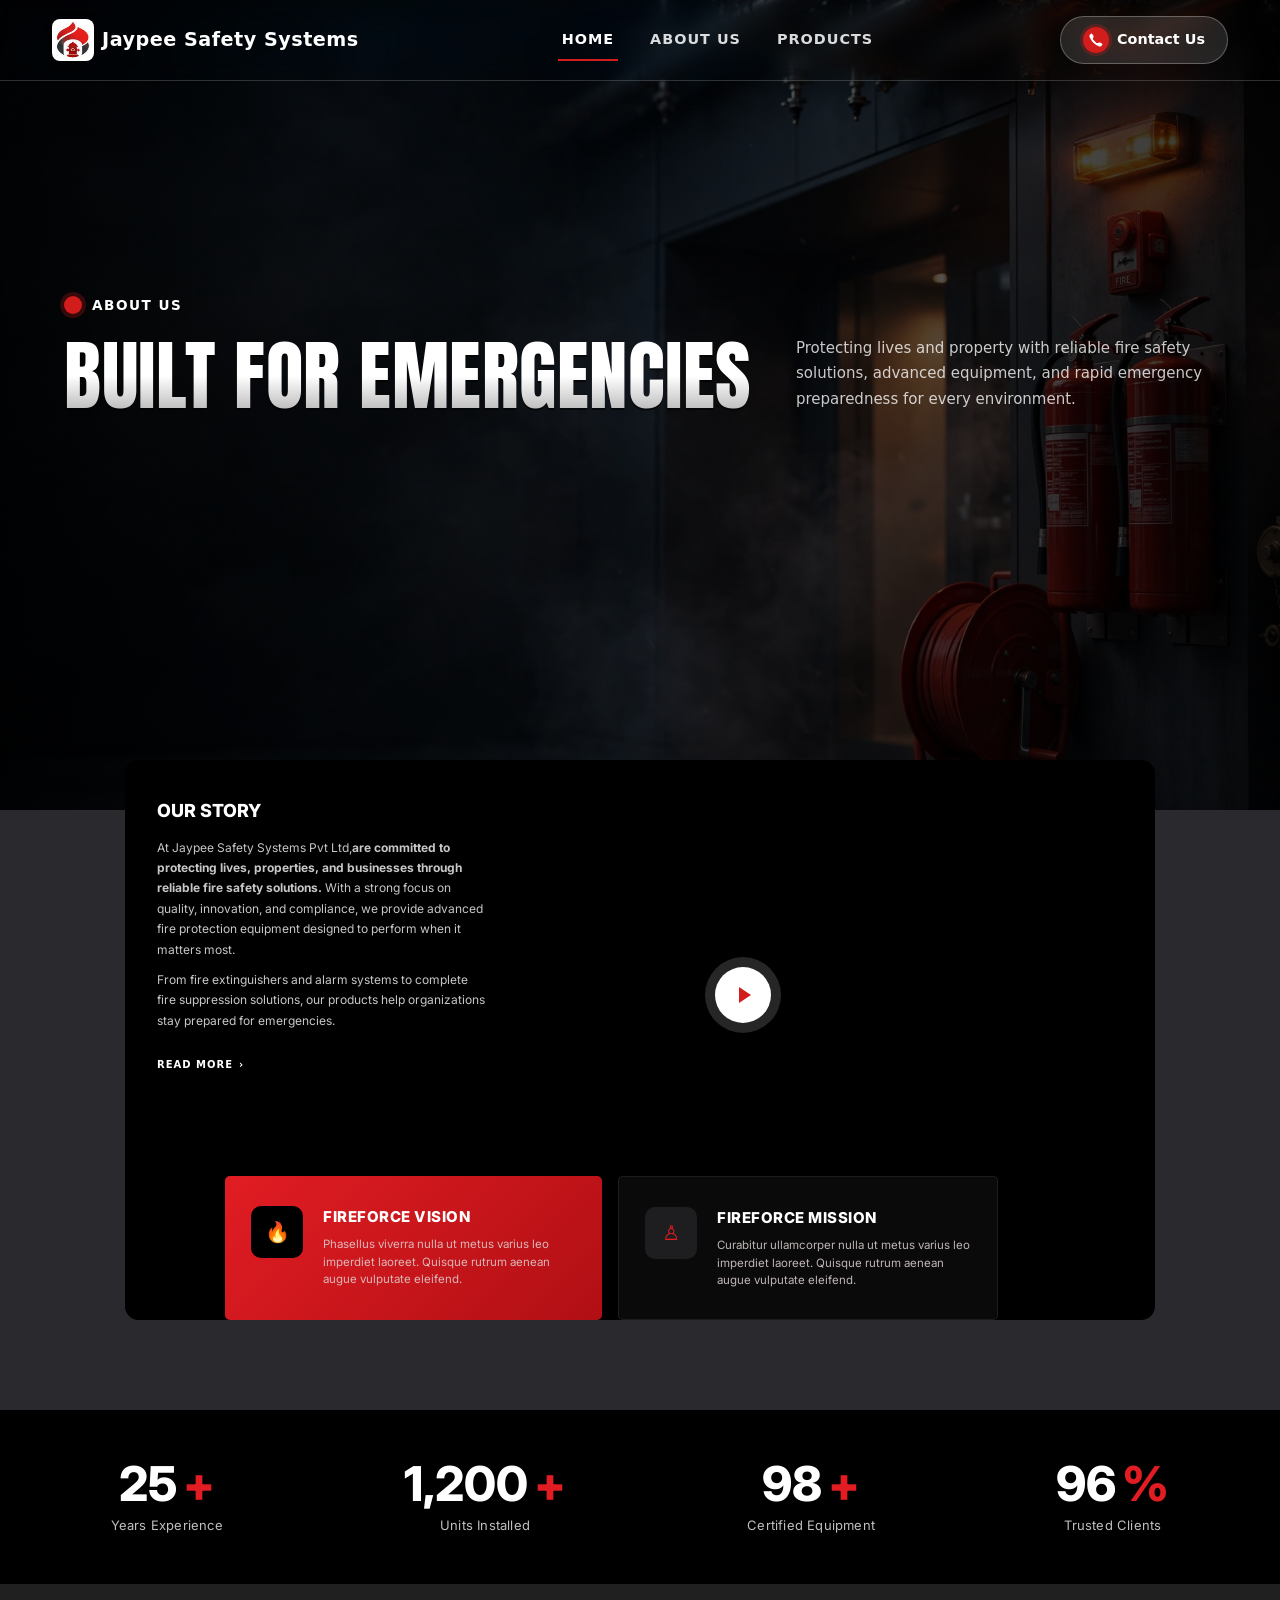
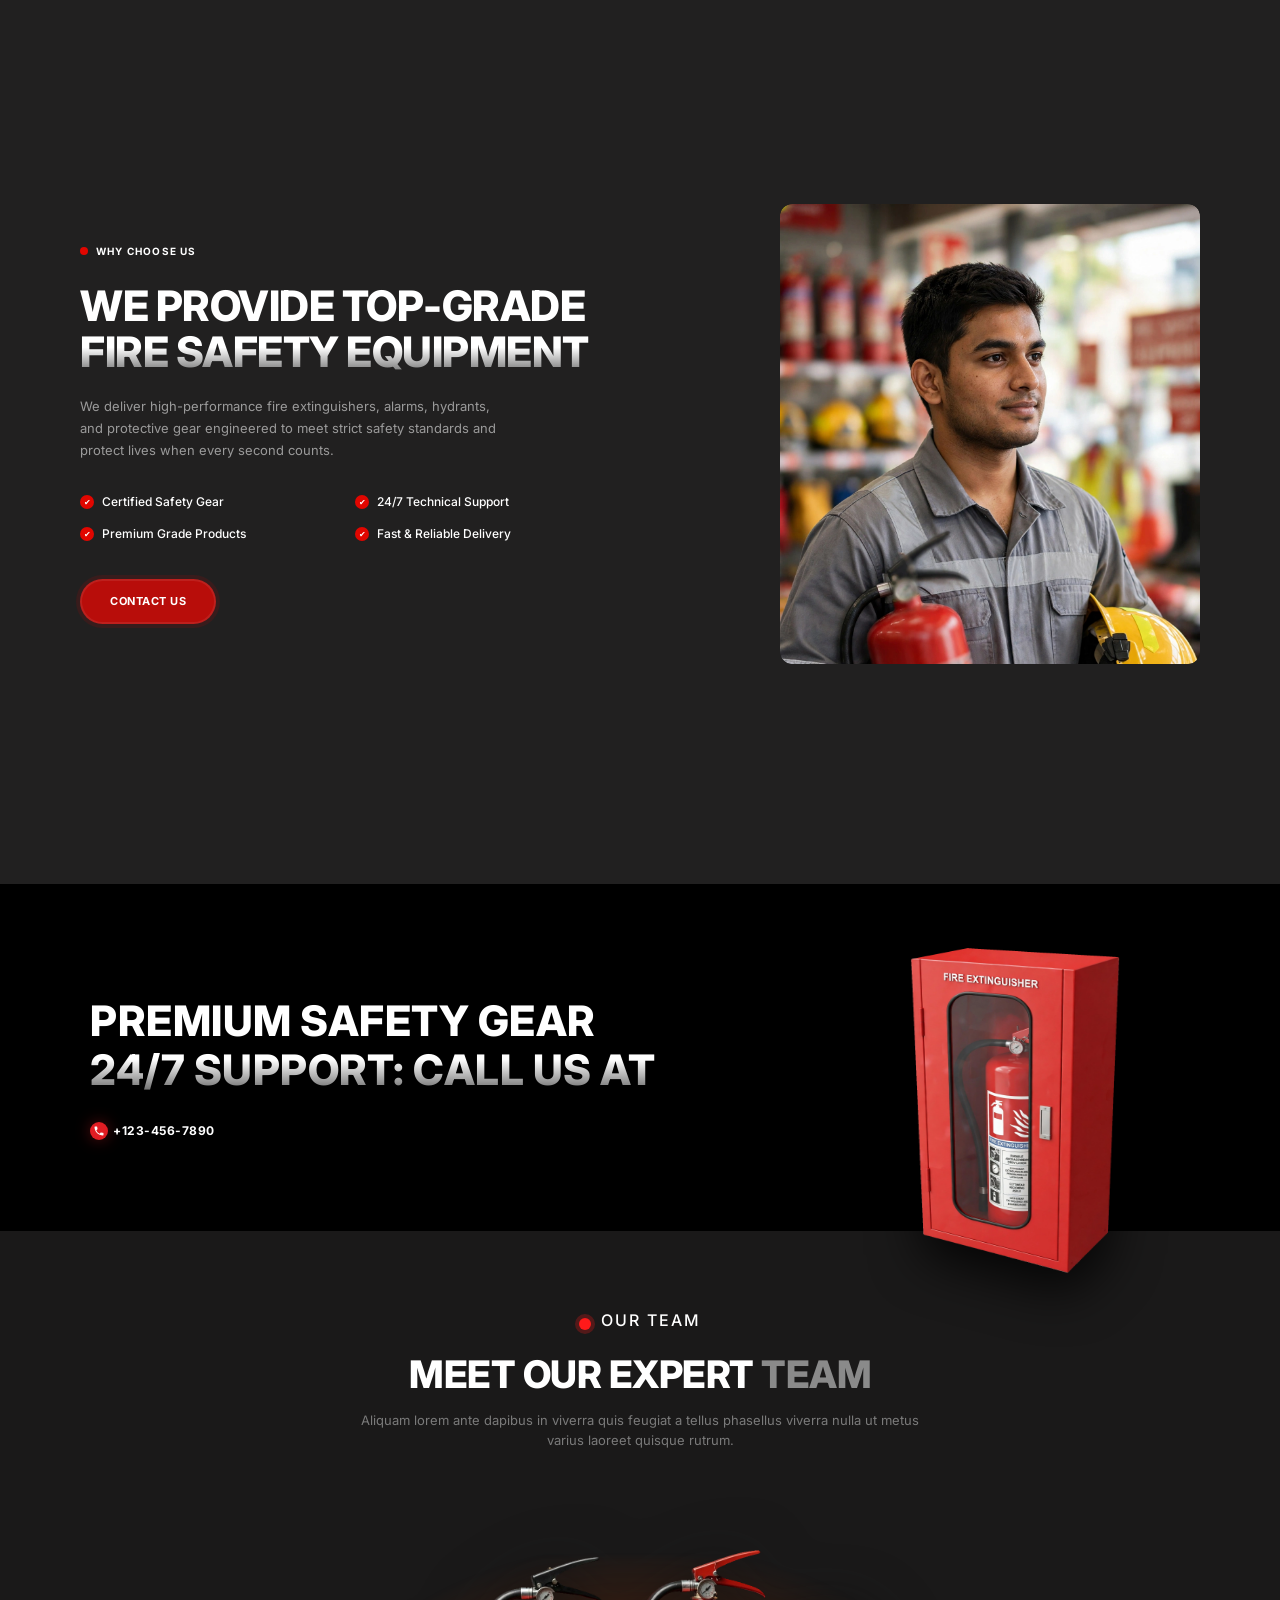
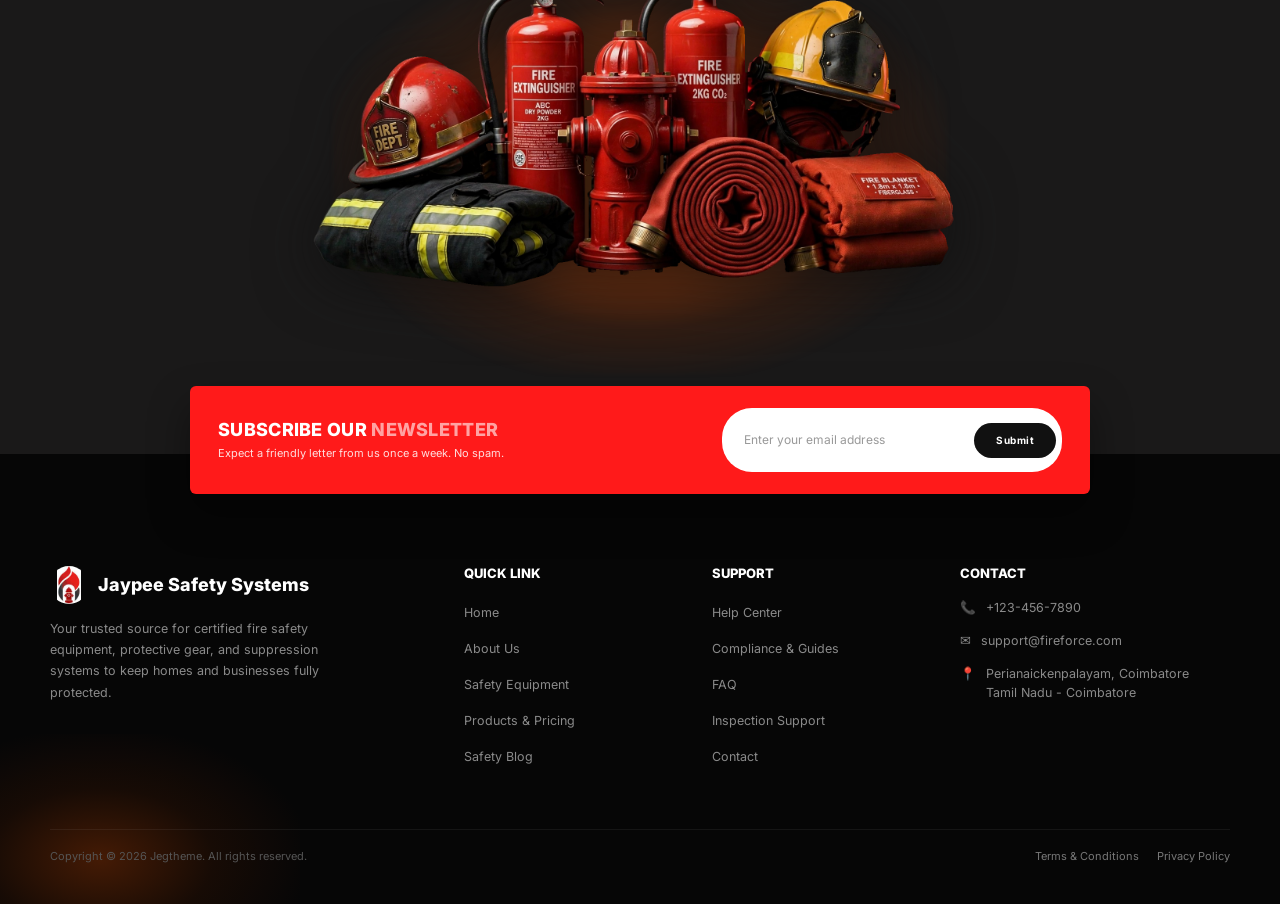
<file: index.html>
<!DOCTYPE html>
<html lang="en">
<head>
    <meta charset="UTF-8">
    <meta name="viewport" content="width=device-width, initial-scale=1.0">
    <link href="https://cdn.jsdelivr.net/npm/bootstrap@5.0.2/dist/css/bootstrap.min.css" rel="stylesheet" integrity="sha384-EVSTQN3/azprG1Anm3QDgpJLIm9Nao0Yz1ztcQTwFspd3yD65VohhpuuCOmLASjC" crossorigin="anonymous">
    <title>Jaypee Safety Systems Pvt Ltd</title>
    <link href="https://fonts.googleapis.com/css2?family=Poppins:wght@700;900&family=Inter:wght@400;600&display=swap" rel="stylesheet">
    <link rel="stylesheet" href="style.css">
    <link href="https://fonts.googleapis.com/css2?family=Montserrat:wght@400;500;600;700;800&display=swap" rel="stylesheet">
                <link rel="icon" href="ass/logo.png">
                    <script src="https://cdn.jsdelivr.net/npm/bootstrap@5.0.2/dist/js/bootstrap.bundle.min.js" integrity="sha384-MrcW6ZMFYlzcLA8Nl+NtUVF0sA7MsXsP1UyJoMp4YLEuNSfAP+JcXn/tWtIaxVXM" crossorigin="anonymous"></script>

</head>
<body>
    <nav class="navbar navbar-expand-lg bg-body-tertiary">
    <div class="container-fluid">

        <!-- Logo + Title -->
        <a class="navbar-brand d-flex align-items-center" href="index.html">
            <img src="/ass/logo.png" alt="Logo" width="40" height="40">
            <span class="ms-2">Jaypee Safety Systems</span>
        </a>

        <button class="navbar-toggler" type="button"
            data-bs-toggle="collapse"
            data-bs-target="#navbarSupportedContent">
            <span class="navbar-toggler-icon"></span>
        </button>

        <div class="collapse navbar-collapse" id="navbarSupportedContent">

            <!-- Menu Centered -->
            <ul class="navbar-nav mx-auto">
                <li class="nav-item">
                    <a class="nav-link active" href="#">Home</a>
                </li>
                <li class="nav-item">
                 <a class="nav-link" href="ass/aboutus.html">About US</a>
               </li>
                <li class="nav-item">
                    <a class="nav-link" href="ass/products.html">Products</a>
                </li>
            </ul>

            <!-- Contact Button with Phone Icon on Left -->
            <a href="tel:+911234567890" class="btn-contact">
                <svg xmlns="http://www.w3.org/2000/svg" width="16" height="16" fill="currentColor" viewBox="0 0 16 16">
                  <path d="M3.654 1.328a.678.678 0 0 0-1.015-.063L1.605 2.3c-.483.484-.661 1.169-.45 1.77a17.6 17.6 0 0 0 4.168 6.608 17.6 17.6 0 0 0 6.608 4.168c.601.211 1.286.033 1.77-.45l1.034-1.034a.678.678 0 0 0-.063-1.015l-2.307-1.794a.68.68 0 0 0-.58-.122l-2.19.547a1.75 1.75 0 0 1-1.657-.459L5.482 8.062a1.75 1.75 0 0 1-.46-1.657l.548-2.19a.68.68 0 0 0-.122-.58z"/>
                </svg>
                Contact Us
            </a>

        </div>
    </div>
</nav>

<section class="fg">
    <div class="fg1">
    <h4>About Us</h4>
    <h1>BUILT FOR EMERGENCIES</h1>
    </div>
    <div class="fg2">
    <p>Protecting lives and property with reliable fire safety solutions, advanced equipment, and rapid emergency preparedness for every environment.</p>
    </div>
</section>

<section class="vd">
   <div class="vd1">
    <video src="ass/fire-safety.mp4" autoplay muted loop playsinline></video>

    <div class="story-content">
        <h2>OUR STORY</h2>
        <p> At Jaypee Safety Systems Pvt Ltd,<strong>are committed to protecting lives, properties, and businesses through reliable fire safety solutions. </strong> With a strong focus on quality, innovation, and compliance, we provide advanced fire protection equipment designed to perform when it matters most.</p>
        <p>
 From fire extinguishers and alarm systems to complete fire
            suppression solutions, our products help organizations stay
            prepared for emergencies.        </p>
        <a href="#" class="read-more">READ MORE <span>›</span></a>
    </div>

    <a href="#" class="play-button"><span></span></a>

    <!-- Bottom Cards -->
    <div class="story-cards">
        <div class="vision-card">
            <div class="card-icon">🔥</div>
            <div class="card-content">
                <h3>FIREFORCE VISION</h3>
                <p>Phasellus viverra nulla ut metus varius leo imperdiet laoreet. Quisque rutrum aenean augue vulputate eleifend.</p>
            </div>
        </div>
        <div class="mission-card">
            <div class="card-icon">♙</div>
            <div class="card-content">
                <h3>FIREFORCE MISSION</h3>
                <p>Curabitur ullamcorper nulla ut metus varius leo imperdiet laoreet. Quisque rutrum aenean augue vulputate eleifend.</p>
            </div>
        </div>
    </div>

   </div>
</section>

<section class="num">
    <div class="p1">
    <h1>25</h1>
    <h5>Years Experience</h5>
    </div>
    <div class="p2">
    <h1>1,200</h1>
    <h5>Units Installed</h5>
    </div>
     <div class="p3">
    <h1>98</h1>
    <h5>Certified Equipment</h5>
    </div>
     <div class="p3">
    <h1>96</h1>
    <h5>Trusted Clients</h5>
    </div>
</section>

<section class="why-choose-us">
  <div class="container">
    
    <!-- Left Text Block -->
    <div class="content-left">
      <span class="sub-heading">WHY CHOOSE US</span>
      
      <h2 class="main-heading">
        WE PROVIDE TOP-GRADE <br>
        <span>FIRE SAFETY EQUIPMENT</span>
      </h2>
      
      <p class="description">
        We deliver high-performance fire extinguishers, alarms, hydrants, and protective gear engineered to meet strict safety standards and protect lives when every second counts.
      </p>
      
      <div class="features-grid">
        <div class="feature-item">
          <span class="check-icon">&#10004;</span>
          <span>Certified Safety Gear</span>
        </div>
        <div class="feature-item">
          <span class="check-icon">&#10004;</span>
          <span>24/7 Technical Support</span>
        </div>
        <div class="feature-item">
          <span class="check-icon">&#10004;</span>
          <span>Premium Grade Products</span>
        </div>
        <div class="feature-item">
          <span class="check-icon">&#10004;</span>
          <span>Fast & Reliable Delivery</span>
        </div>
      </div>
      
      <a href="#contact" class="btn-primary">CONTACT US</a>
    </div>

    <!-- Right Image Block -->
    <div class="content-right">
      <div class="image-wrapper">
        <img src="/ass/ctt.webp" alt="Fire Safety Equipment">
        
        <!-- Award Badge Overlay -->
        
    </div>

  </div>
</section>

<section class="cta-banner">
  <div class="cta-content">
    <h2>PREMIUM SAFETY GEAR<br><span>24/7 SUPPORT: CALL US AT</span></h2>
    <div class="cta-phone">
      <div class="phone-icon">
        <svg viewBox="0 0 24 24" fill="currentColor">
          <path d="M6.62 10.79a15.053 15.053 0 006.59 6.59l2.2-2.2c.27-.27.67-.36 1.02-.24 1.12.37 2.33.57 3.57.57.55 0 1 .45 1 1V20c0 .55-.45 1-1 1-9.39 0-17-7.61-17-17 0-.55.45-1 1-1h3.5c.55 0 1 .45 1 1 0 1.25.2 2.45.57 3.57.11.35.03.74-.25 1.02l-2.2 2.2z"/>
        </svg>
      </div>
      <a href="tel:+1234567890">+123-456-7890</a>
    </div>
  </div>
  <div class="cta-image">
    <img src="/ass/upty.png" alt="Fire Extinguisher Cabinet">
  </div>
</section>

<section class="team-section">
  <!-- Team Header -->
  <div class="team-header">
    <div class="tag">
      <span class="tag-dot"></span>
      <h6>OUR TEAM</h6>
    </div>
    <h2>MEET OUR EXPERT <span>TEAM</span></h2>
    <p>Aliquam lorem ante dapibus in viverra quis feugiat a tellus phasellus viverra nulla ut metus varius laoreet quisque rutrum.</p>
  </div>

  <!-- Team Image Grid -->
  <div class="team-image-container">
    <img src="/ass/rr.png" alt="Firefighter Expert Team">
  </div>

  <!-- Newsletter Floating Card -->
  <div class="newsletter-card">
    <div class="newsletter-text">
      <h3>SUBSCRIBE OUR <span>NEWSLETTER</span></h3>
      <p>Expect a friendly letter from us once a week. No spam.</p>
    </div>
    <form class="newsletter-form" onsubmit="event.preventDefault();">
      <input type="email" placeholder="Enter your email address" required>
      <button type="submit">Submit</button>
    </form>
  </div>

  <!-- Success Popup -->
<div id="successPopup" class="popup-overlay">
  <div class="popup-content">
    <button class="popup-close" id="closePopup">&times;</button>
    <div class="popup-icon">✓</div>
    <h3>Submitted Successfully!</h3>
    <p>Thanks for subscribing to our newsletter.</p>
  </div>
</div>

</section>

<section class="final">
    <div class="footer-container">
    
    <!-- Brand Info -->
    <div class="footer-col brand-col">
      <div class="logo">
        <img src="/ass/logo.png" alt="">
        <span class="logo-text">Jaypee Safety Systems</span>
      </div>
      <p class="brand-description">
        Your trusted source for certified fire safety equipment, protective gear, and suppression systems to keep homes and businesses fully protected.
      </p>
    </div>

    <!-- Quick Links -->
    <div class="footer-col">
      <h4 class="footer-title">QUICK LINK</h4>
      <ul class="footer-links">
        <li><a href="#home">Home</a></li>
        <li><a href="#about">About Us</a></li>
        <li><a href="#equipment">Safety Equipment</a></li>
        <li><a href="#pricing">Products & Pricing</a></li>
        <li><a href="#blog">Safety Blog</a></li>
      </ul>
    </div>

    <!-- Support Links -->
    <div class="footer-col">
      <h4 class="footer-title">SUPPORT</h4>
      <ul class="footer-links">
        <li><a href="#help">Help Center</a></li>
        <li><a href="#certification">Compliance & Guides</a></li>
        <li><a href="#faq">FAQ</a></li>
        <li><a href="#maintenance">Inspection Support</a></li>
        <li><a href="#contact">Contact</a></li>
      </ul>
    </div>

    <!-- Contact Info -->
    <div class="footer-col contact-col">
      <h4 class="footer-title">CONTACT</h4>
      <ul class="contact-info">
        <li>
          <span class="info-icon">&#128222;</span>
          <a href="tel:+1234567890">+123-456-7890</a>
        </li>
        <li>
          <span class="info-icon">&#9993;</span>
          <a href="mailto:support@fireforce.com">support@fireforce.com</a>
        </li>
        <li>
          <span class="info-icon">&#128205;</span>
          <span> Perianaickenpalayam, Coimbatore<br>Tamil Nadu - Coimbatore</span>
        </li>
      </ul>
    </div>

  </div>

  <!-- Bottom Bar -->
  <div class="footer-bottom">
    <p>Copyright &copy; 2026 Jegtheme. All rights reserved.</p>
    <div class="bottom-links">
      <a href="#terms">Terms &amp; Conditions</a>
      <a href="#privacy">Privacy Policy</a>
    </div>
  </div>
</section>

<script src="script.js"></script>
</body>
</html>
</file>
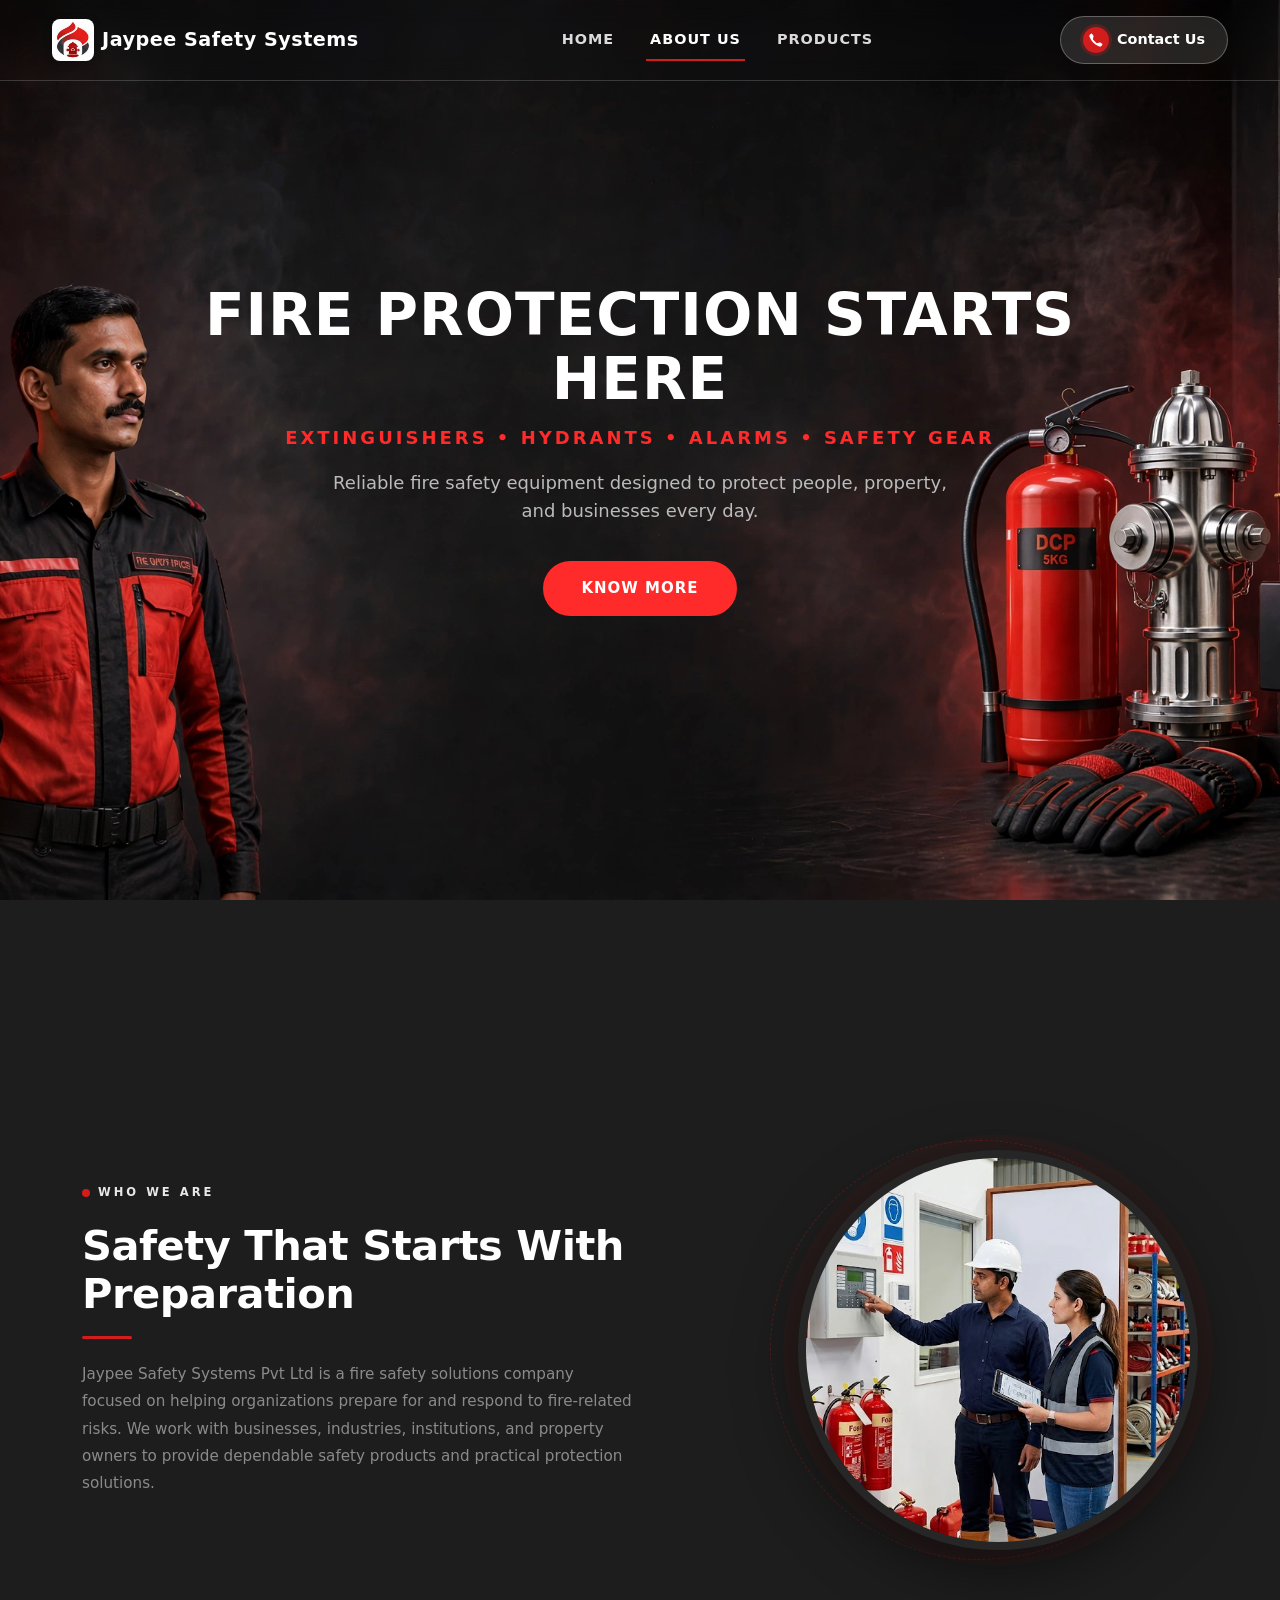
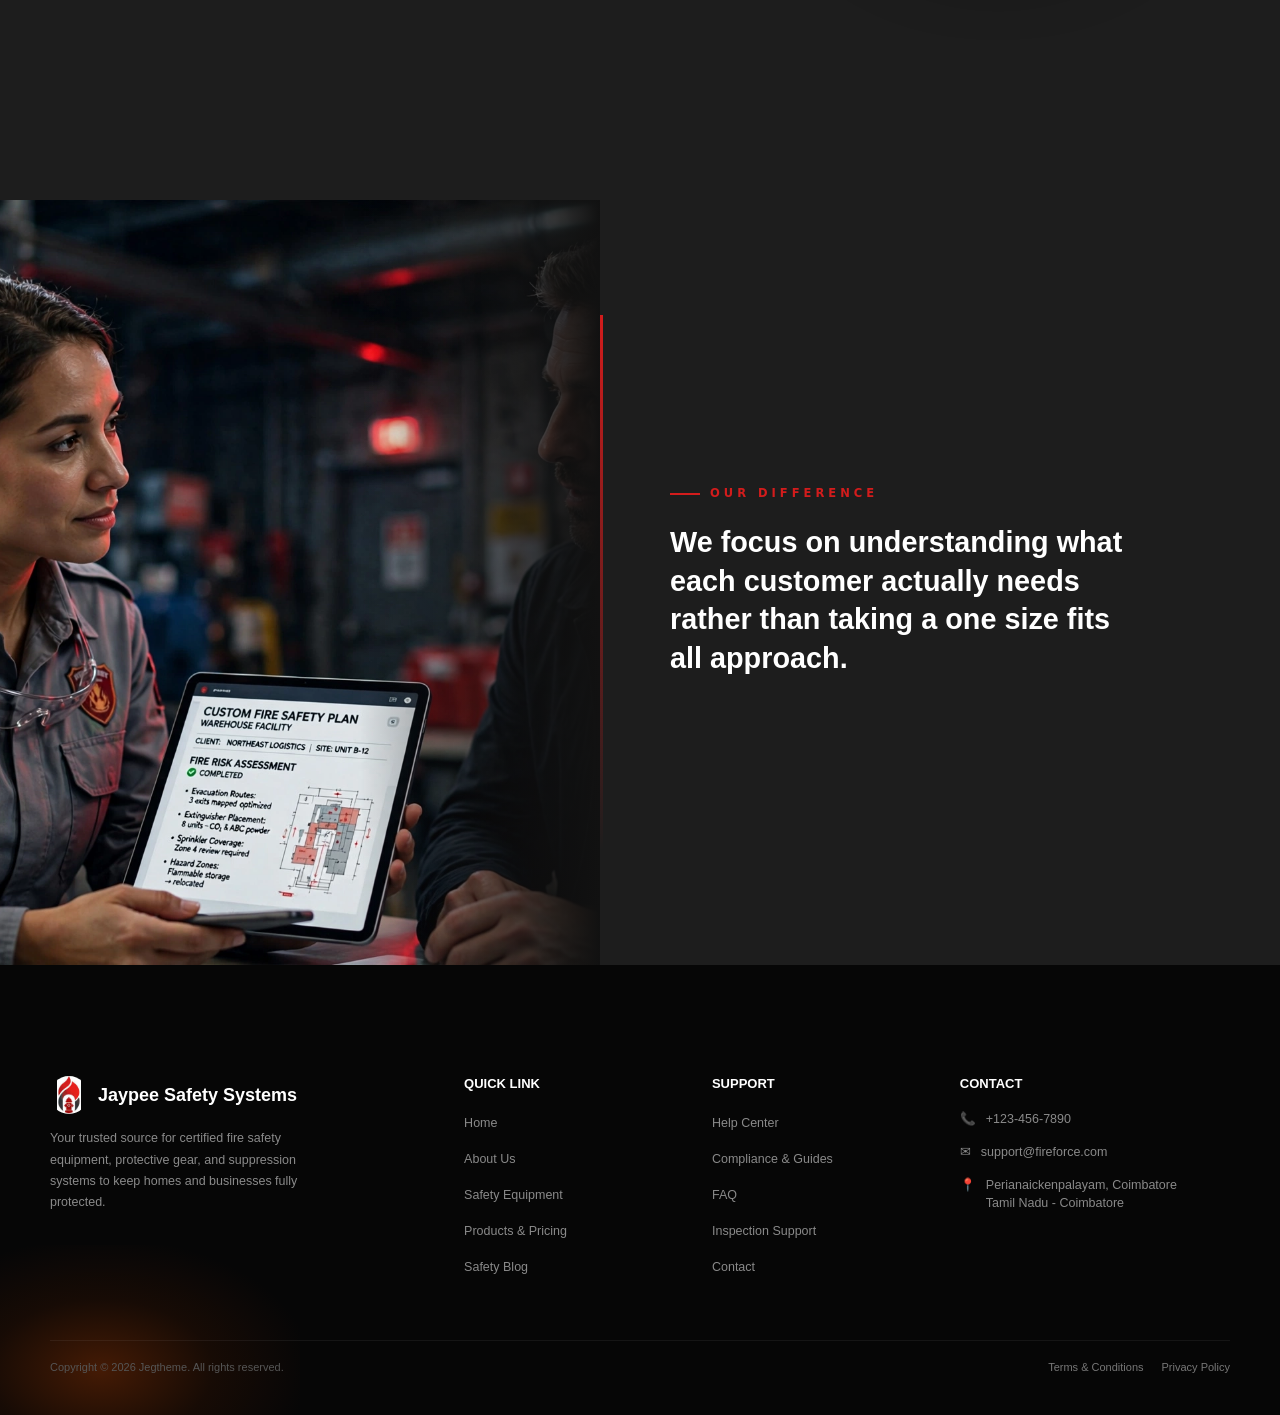
<file: ass/aboutus.html>
<!DOCTYPE html>
<html lang="en">
<head>
    <meta charset="UTF-8">
    <meta name="viewport" content="width=device-width, initial-scale=1.0">
    <link href="https://cdn.jsdelivr.net/npm/bootstrap@5.0.2/dist/css/bootstrap.min.css" rel="stylesheet" integrity="sha384-EVSTQN3/azprG1Anm3QDgpJLIm9Nao0Yz1ztcQTwFspd3yD65VohhpuuCOmLASjC" crossorigin="anonymous">
    <title>About Us</title>
    <link rel="stylesheet" href="/css/aboutus.css">
    <link rel="icon" href="/ass/logo.png">
    <link rel="stylesheet" href="/style.css">
        <script src="https://cdn.jsdelivr.net/npm/bootstrap@5.0.2/dist/js/bootstrap.bundle.min.js" integrity="sha384-MrcW6ZMFYlzcLA8Nl+NtUVF0sA7MsXsP1UyJoMp4YLEuNSfAP+JcXn/tWtIaxVXM" crossorigin="anonymous"></script>

</head>
<body>

      <nav class="navbar navbar-expand-lg bg-body-tertiary">
    <div class="container-fluid">

        <!-- Logo + Title -->
        <a class="navbar-brand d-flex align-items-center" href="/index.html">
            <img src="/ass/logo.png" alt="Logo" width="40" height="40">
            <span class="ms-2">Jaypee Safety Systems</span>
        </a>

        <button class="navbar-toggler" type="button"
            data-bs-toggle="collapse"
            data-bs-target="#navbarSupportedContent">
            <span class="navbar-toggler-icon"></span>
        </button>

        <div class="collapse navbar-collapse" id="navbarSupportedContent">

            <!-- Menu Centered -->
            <ul class="navbar-nav mx-auto">
                <li class="nav-item">
                    <a class="nav-link " href="/index.html">Home</a>
                </li>
                <li class="nav-item">
                    <a class="nav-link active" href="aboutus.html">About US</a>
                </li>
                <li class="nav-item">
                 <a class="nav-link" href="products.html">Products</a>
               </li>
            </ul>

            <!-- Contact Button with Phone Icon on Left -->
            <a href="tel:+911234567890" class="btn-contact">
                <svg xmlns="http://www.w3.org/2000/svg" width="16" height="16" fill="currentColor" viewBox="0 0 16 16">
                  <path d="M3.654 1.328a.678.678 0 0 0-1.015-.063L1.605 2.3c-.483.484-.661 1.169-.45 1.77a17.6 17.6 0 0 0 4.168 6.608 17.6 17.6 0 0 0 6.608 4.168c.601.211 1.286.033 1.77-.45l1.034-1.034a.678.678 0 0 0-.063-1.015l-2.307-1.794a.68.68 0 0 0-.58-.122l-2.19.547a1.75 1.75 0 0 1-1.657-.459L5.482 8.062a1.75 1.75 0 0 1-.46-1.657l.548-2.19a.68.68 0 0 0-.122-.58z"/>
                </svg>
                Contact Us
            </a>

        </div>
    </div>
</nav>


<section class="wrw">

    <h2>FIRE PROTECTION STARTS HERE</h2>
    <h3>Extinguishers • Hydrants • Alarms • Safety Gear</h3>
    <p>Reliable fire safety equipment designed to protect people, property, and businesses every day.</p>
    
    <button>Know More</button>

</section>

<section class="wrw2">

      
        <div class="row">
            <div class="st1">
    <h2>WHO WE ARE</h2>
    <h4>Safety That Starts With Preparation</h4>
    <p>Jaypee Safety Systems Pvt Ltd is a fire safety solutions company<br> focused on helping organizations prepare for and respond to fire-related risks. We work with businesses, industries, institutions, and property owners to provide dependable safety products and practical protection solutions.</p>
  </div>
   <div class="st2">
  <img src="/ass/wwc.jpg">
  </div>
        </div>
</section>

<section class="wrw3">
  <div class="row1">
  <div class="our1">
  <img src="/ass/cc.webp">
  </div>
  <div class="our2">
    <h3>OUR DIFFERENCE</h3>
    <pre>We focus on understanding what each customer actually needs rather than taking a one size fits all approach.
</pre>
  </div>
  </div>
</section>


<section class="final">
    <div class="footer-container">
    
    <!-- Brand Info -->
    <div class="footer-col brand-col">
      <div class="logo">
        <img src="/ass/logo.png" alt="">
        <span class="logo-text">Jaypee Safety Systems</span>
      </div>
      <p class="brand-description">
        Your trusted source for certified fire safety equipment, protective gear, and suppression systems to keep homes and businesses fully protected.
      </p>
    </div>

    <!-- Quick Links -->
    <div class="footer-col">
      <h4 class="footer-title">QUICK LINK</h4>
      <ul class="footer-links">
        <li><a href="#home">Home</a></li>
        <li><a href="#about">About Us</a></li>
        <li><a href="#equipment">Safety Equipment</a></li>
        <li><a href="#pricing">Products & Pricing</a></li>
        <li><a href="#blog">Safety Blog</a></li>
      </ul>
    </div>

    <!-- Support Links -->
    <div class="footer-col">
      <h4 class="footer-title">SUPPORT</h4>
      <ul class="footer-links">
        <li><a href="#help">Help Center</a></li>
        <li><a href="#certification">Compliance & Guides</a></li>
        <li><a href="#faq">FAQ</a></li>
        <li><a href="#maintenance">Inspection Support</a></li>
        <li><a href="#contact">Contact</a></li>
      </ul>
    </div>

    <!-- Contact Info -->
    <div class="footer-col contact-col">
      <h4 class="footer-title">CONTACT</h4>
      <ul class="contact-info">
        <li>
          <span class="info-icon">&#128222;</span>
          <a href="tel:+1234567890">+123-456-7890</a>
        </li>
        <li>
          <span class="info-icon">&#9993;</span>
          <a href="mailto:support@fireforce.com">support@fireforce.com</a>
        </li>
        <li>
          <span class="info-icon">&#128205;</span>
          <span> Perianaickenpalayam, Coimbatore<br>Tamil Nadu - Coimbatore</span>
        </li>
      </ul>
    </div>

  </div>

  <!-- Bottom Bar -->
  <div class="footer-bottom">
    <p>Copyright &copy; 2026 Jegtheme. All rights reserved.</p>
    <div class="bottom-links">
      <a href="#terms">Terms &amp; Conditions</a>
      <a href="#privacy">Privacy Policy</a>
    </div>
  </div>
</section>


<script src="/js/ab.js"></script>

    
</body>
</html>
</file>
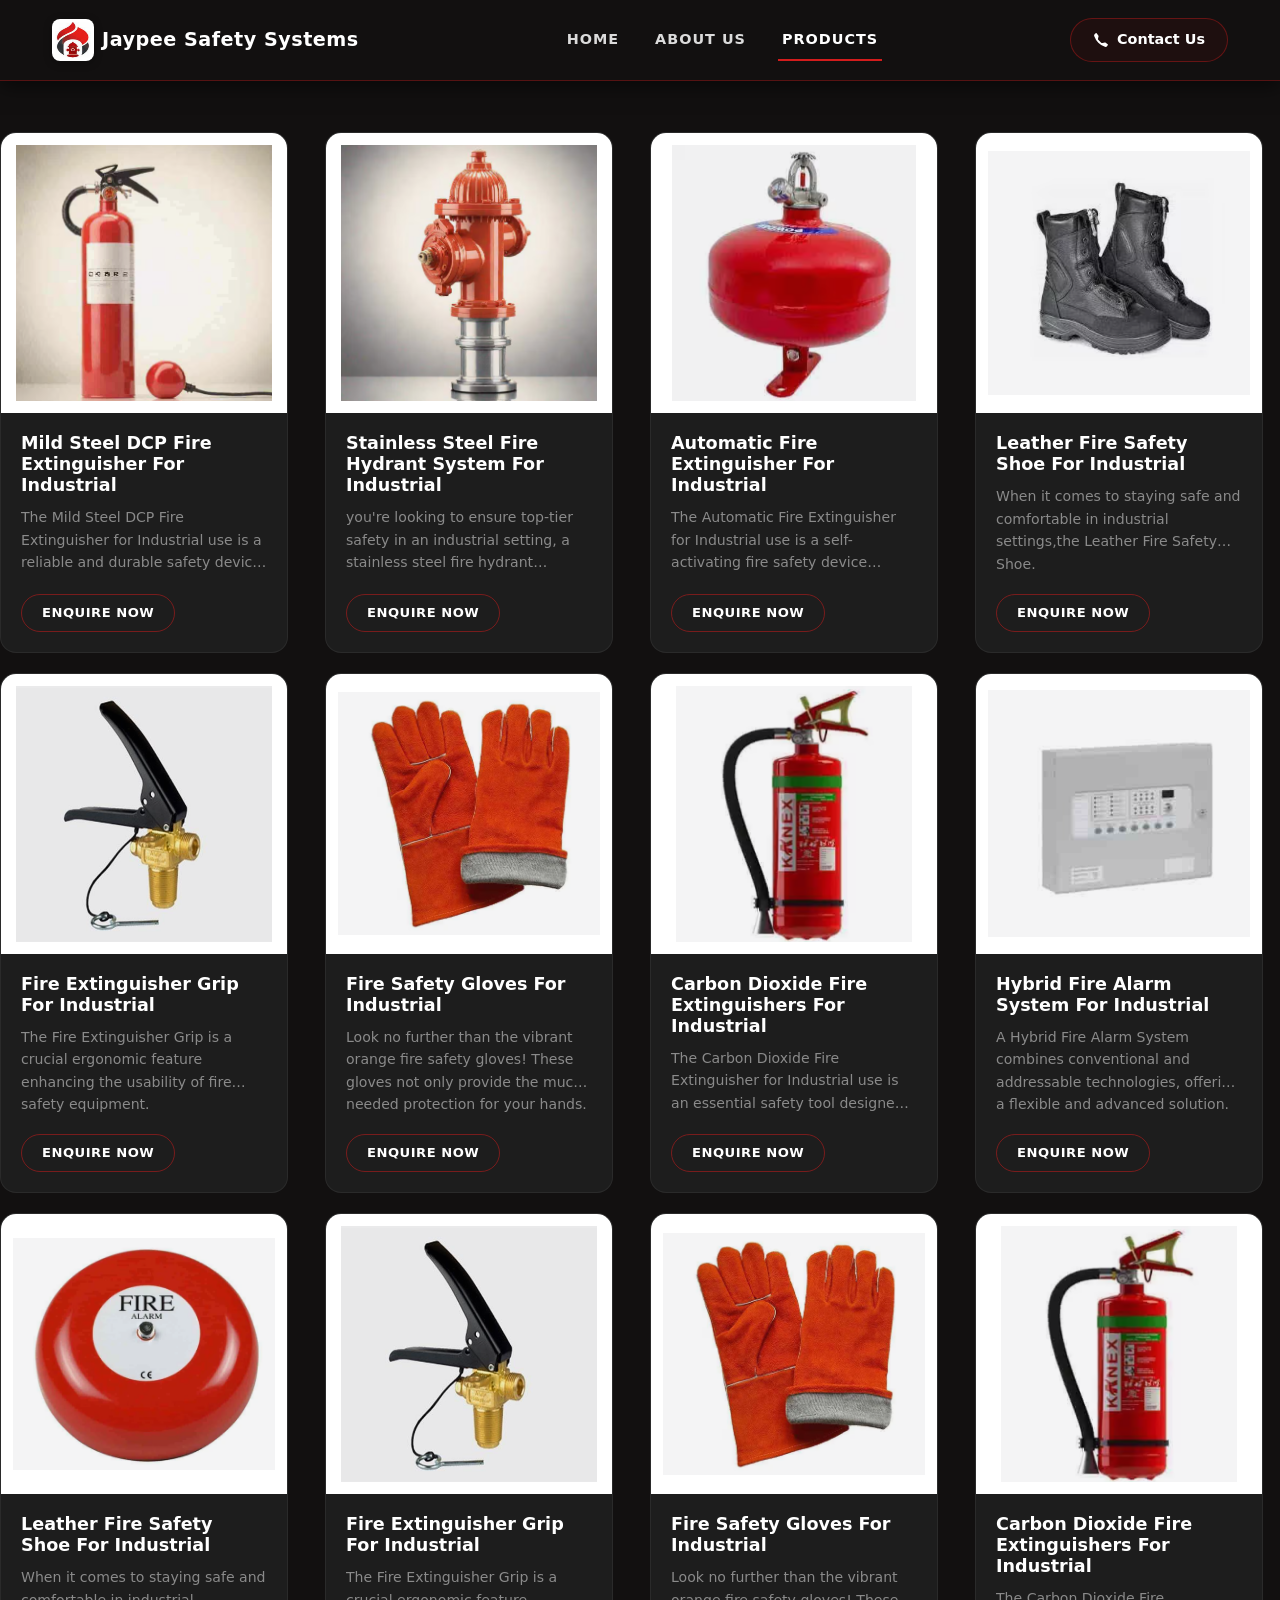
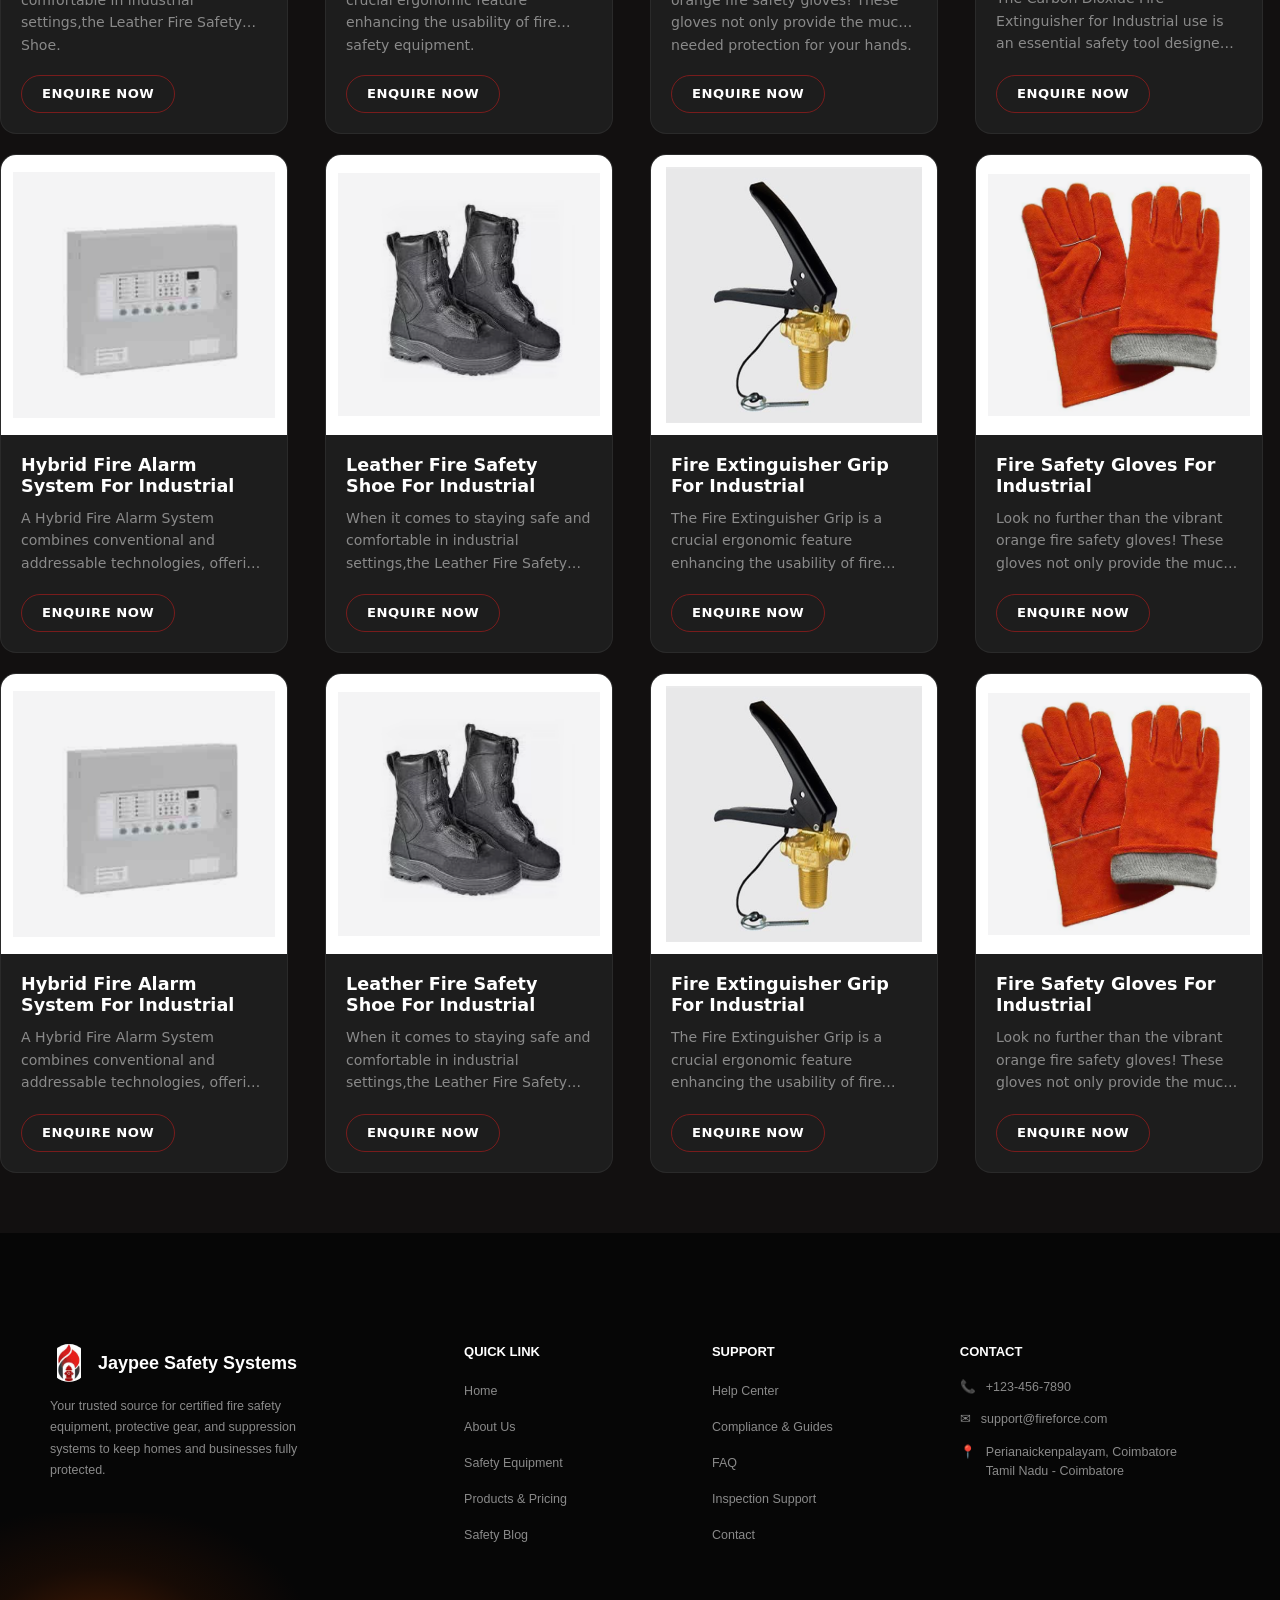
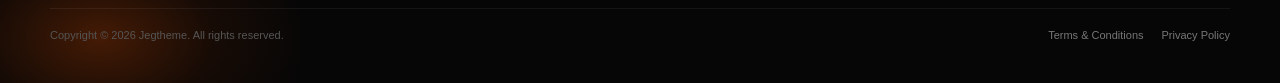
<file: ass/products.html>
<!DOCTYPE html>
<html lang="en">
<head>
  <title>product</title>
    <meta charset="UTF-8">
    <meta name="viewport" content="width=device-width, initial-scale=1.0">
    <link href="https://cdn.jsdelivr.net/npm/bootstrap@5.0.2/dist/css/bootstrap.min.css" rel="stylesheet" integrity="sha384-EVSTQN3/azprG1Anm3QDgpJLIm9Nao0Yz1ztcQTwFspd3yD65VohhpuuCOmLASjC" crossorigin="anonymous">
    <title>Products</title>
    <link rel="stylesheet" href="/css/products.css">
    <link rel="icon" href="/ass/logo.png">
        <script src="https://cdn.jsdelivr.net/npm/bootstrap@5.0.2/dist/js/bootstrap.bundle.min.js" integrity="sha384-MrcW6ZMFYlzcLA8Nl+NtUVF0sA7MsXsP1UyJoMp4YLEuNSfAP+JcXn/tWtIaxVXM" crossorigin="anonymous"></script>


</head>
<body>
    <nav class="navbar navbar-expand-lg bg-body-tertiary">
    <div class="container-fluid">

        <!-- Logo + Title -->
        <a class="navbar-brand d-flex align-items-center" href="/index.html">
            <img src="/ass/logo.png" alt="Logo" width="40" height="40">
            <span class="ms-2">Jaypee Safety Systems</span>
        </a>

        <button class="navbar-toggler" type="button"
            data-bs-toggle="collapse"
            data-bs-target="#navbarSupportedContent">
            <span class="navbar-toggler-icon"></span>
        </button>

        <div class="collapse navbar-collapse" id="navbarSupportedContent">

            <!-- Menu Centered -->
            <ul class="navbar-nav mx-auto">
                <li class="nav-item">
                    <a class="nav-link " href="/index.html">Home</a>
                </li>
                <li class="nav-item">
                    <a class="nav-link" href="/ass/aboutus.html">About US</a>
                </li>
                <li class="nav-item">
                    <a class="nav-link active" href="#">Products</a>
                </li>
            </ul>

            <!-- Contact Button with Phone Icon on Left -->
            <a href="tel:+911234567890" class="btn-contact">
                <svg xmlns="http://www.w3.org/2000/svg" width="16" height="16" fill="currentColor" viewBox="0 0 16 16">
                  <path d="M3.654 1.328a.678.678 0 0 0-1.015-.063L1.605 2.3c-.483.484-.661 1.169-.45 1.77a17.6 17.6 0 0 0 4.168 6.608 17.6 17.6 0 0 0 6.608 4.168c.601.211 1.286.033 1.77-.45l1.034-1.034a.678.678 0 0 0-.063-1.015l-2.307-1.794a.68.68 0 0 0-.58-.122l-2.19.547a1.75 1.75 0 0 1-1.657-.459L5.482 8.062a1.75 1.75 0 0 1-.46-1.657l.548-2.19a.68.68 0 0 0-.122-.58z"/>
                </svg>
                Contact Us
            </a>

        </div>
    </div>
</nav>

<section class="pd">
<div class="card" style="width: 18rem;">
  <img src="/ass/can.png" class="card-img-top" alt="...">
  <div class="card-body">
    <h5 class="card-title">Mild Steel DCP Fire Extinguisher For Industrial</h5>
    <p class="card-text">The Mild Steel DCP Fire Extinguisher for Industrial use is a reliable and durable safety device designed to tackle Class. </p>
<a href="#" class="btn btn-primary" onclick="openEnquiry('Your Product Name'); return false;">Enquire Now</a>  </div>
</div>


<div class="card" style="width: 18rem;">
  <img src="/ass/wt.png" class="card-img-top" alt="...">
  <div class="card-body">
    <h5 class="card-title">Stainless Steel Fire Hydrant System For Industrial</h5>
    <p class="card-text"> you're looking to ensure top-tier safety in an industrial setting, a stainless steel fire hydrant system. </p>
<a href="#" class="btn btn-primary" onclick="openEnquiry('Your Product Name'); return false;">Enquire Now</a>  </div>
</div>


<div class="card" style="width: 18rem;">
  <img src="/ass/tt.png" class="card-img-top" alt="...">
  <div class="card-body">
    <h5 class="card-title">Automatic Fire Extinguisher For Industrial</h5>
    <p class="card-text">The Automatic Fire Extinguisher for Industrial use is a self-activating fire safety device designed.</p>
<a href="#" class="btn btn-primary" onclick="openEnquiry('Your Product Name'); return false;">Enquire Now</a>  </div>
</div>


<div class="card" style="width: 18rem;">
  <img src="/ass/ss.png" class="card-img-top" alt="...">
  <div class="card-body">
    <h5 class="card-title">Leather Fire Safety Shoe For Industrial</h5>
    <p class="card-text">When it comes to staying safe and comfortable in industrial settings,the Leather Fire Safety Shoe.</p>
<a href="#" class="btn btn-primary" onclick="openEnquiry('Your Product Name'); return false;">Enquire Now</a>  </div>
</div>


<div class="card" style="width: 18rem;">
  <img src="/ass/so.png" class="card-img-top" alt="...">
  <div class="card-body">
    <h5 class="card-title">Fire Extinguisher Grip For Industrial</h5>
    <p class="card-text">The Fire Extinguisher Grip is a crucial ergonomic feature enhancing the usability of fire safety equipment.</p>
<a href="#" class="btn btn-primary" onclick="openEnquiry('Your Product Name'); return false;">Enquire Now</a>  </div>
</div>


<div class="card" style="width: 18rem;">
  <img src="/ass/gg.png" class="card-img-top" alt="...">
  <div class="card-body">
    <h5 class="card-title">Fire Safety Gloves For Industrial</h5>
    <p class="card-text"> Look no further than the vibrant orange fire safety gloves! These gloves not only provide the much-needed protection for your hands.</p>
<a href="#" class="btn btn-primary" onclick="openEnquiry('Your Product Name'); return false;">Enquire Now</a>  </div>
</div>


<div class="card" style="width: 18rem;">
  <img src="/ass/wd.png" class="card-img-top" alt="...">
  <div class="card-body">
    <h5 class="card-title">Carbon Dioxide Fire Extinguishers For Industrial</h5>
    <p class="card-text">The Carbon Dioxide Fire Extinguisher for Industrial use  is an essential safety tool designed to combat Class B</p>
<a href="#" class="btn btn-primary" onclick="openEnquiry('Your Product Name'); return false;">Enquire Now</a>  </div>
</div>


<div class="card" style="width: 18rem;">
  <img src="/ass/at.png" class="card-img-top" alt="...">
  <div class="card-body">
    <h5 class="card-title">Hybrid Fire Alarm System For Industrial</h5>
    <p class="card-text">A Hybrid Fire Alarm System combines conventional and addressable technologies, offering a flexible and advanced solution.</p>
<a href="#" class="btn btn-primary" onclick="openEnquiry('Your Product Name'); return false;">Enquire Now</a>  </div>
</div>

<!-- new -->
<div class="card" style="width: 18rem;">
  <img src="/ass/alam.png" class="card-img-top" alt="...">
  <div class="card-body">
    <h5 class="card-title">Leather Fire Safety Shoe For Industrial</h5>
    <p class="card-text">When it comes to staying safe and comfortable in industrial settings,the Leather Fire Safety Shoe.</p>
<a href="#" class="btn btn-primary" onclick="openEnquiry('Your Product Name'); return false;">Enquire Now</a>  </div>
</div>


<div class="card" style="width: 18rem;">
  <img src="/ass/so.png" class="card-img-top" alt="...">
  <div class="card-body">
    <h5 class="card-title">Fire Extinguisher Grip For Industrial</h5>
    <p class="card-text">The Fire Extinguisher Grip is a crucial ergonomic feature enhancing the usability of fire safety equipment.</p>
<a href="#" class="btn btn-primary" onclick="openEnquiry('Your Product Name'); return false;">Enquire Now</a>  </div>
</div>


<div class="card" style="width: 18rem;">
  <img src="/ass/gg.png" class="card-img-top" alt="...">
  <div class="card-body">
    <h5 class="card-title">Fire Safety Gloves For Industrial</h5>
    <p class="card-text"> Look no further than the vibrant orange fire safety gloves! These gloves not only provide the much-needed protection for your hands.</p>
<a href="#" class="btn btn-primary" onclick="openEnquiry('Your Product Name'); return false;">Enquire Now</a>  </div>
</div>


<div class="card" style="width: 18rem;">
  <img src="/ass/wd.png" class="card-img-top" alt="...">
  <div class="card-body">
    <h5 class="card-title">Carbon Dioxide Fire Extinguishers For Industrial</h5>
    <p class="card-text">The Carbon Dioxide Fire Extinguisher for Industrial use  is an essential safety tool designed to combat Class B</p>
<a href="#" class="btn btn-primary" onclick="openEnquiry('Your Product Name'); return false;">Enquire Now</a>  </div>
</div>


<div class="card" style="width: 18rem;">
  <img src="/ass/at.png" class="card-img-top" alt="...">
  <div class="card-body">
    <h5 class="card-title">Hybrid Fire Alarm System For Industrial</h5>
    <p class="card-text">A Hybrid Fire Alarm System combines conventional and addressable technologies, offering a flexible and advanced solution.</p>
<a href="#" class="btn btn-primary" onclick="openEnquiry('Your Product Name'); return false;">Enquire Now</a>  </div>
</div>


<div class="card" style="width: 18rem;">
  <img src="/ass/ss.png" class="card-img-top" alt="...">
  <div class="card-body">
    <h5 class="card-title">Leather Fire Safety Shoe For Industrial</h5>
    <p class="card-text">When it comes to staying safe and comfortable in industrial settings,the Leather Fire Safety Shoe.</p>
<a href="#" class="btn btn-primary" onclick="openEnquiry('Your Product Name'); return false;">Enquire Now</a>  </div>
</div>


<div class="card" style="width: 18rem;">
  <img src="/ass/so.png" class="card-img-top" alt="...">
  <div class="card-body">
    <h5 class="card-title">Fire Extinguisher Grip For Industrial</h5>
    <p class="card-text">The Fire Extinguisher Grip is a crucial ergonomic feature enhancing the usability of fire safety equipment.</p>
<a href="#" class="btn btn-primary" onclick="openEnquiry('Your Product Name'); return false;">Enquire Now</a>  </div>
</div>


<div class="card" style="width: 18rem;">
  <img src="/ass/gg.png" class="card-img-top" alt="...">
  <div class="card-body">
    <h5 class="card-title">Fire Safety Gloves For Industrial</h5>
    <p class="card-text"> Look no further than the vibrant orange fire safety gloves! These gloves not only provide the much-needed protection for your hands.</p>
<a href="#" class="btn btn-primary" onclick="openEnquiry('Your Product Name'); return false;">Enquire Now</a>  </div>
</div>


<div class="card" style="width: 18rem;">
  <img src="/ass/at.png" class="card-img-top" alt="...">
  <div class="card-body">
    <h5 class="card-title">Hybrid Fire Alarm System For Industrial</h5>
    <p class="card-text">A Hybrid Fire Alarm System combines conventional and addressable technologies, offering a flexible and advanced solution.</p>
<a href="#" class="btn btn-primary" onclick="openEnquiry('Your Product Name'); return false;">Enquire Now</a>  </div>
</div>


<div class="card" style="width: 18rem;">
  <img src="/ass/ss.png" class="card-img-top" alt="...">
  <div class="card-body">
    <h5 class="card-title">Leather Fire Safety Shoe For Industrial</h5>
    <p class="card-text">When it comes to staying safe and comfortable in industrial settings,the Leather Fire Safety Shoe.</p>
<a href="#" class="btn btn-primary" onclick="openEnquiry('Your Product Name'); return false;">Enquire Now</a>  </div>
</div>


<div class="card" style="width: 18rem;">
  <img src="/ass/so.png" class="card-img-top" alt="...">
  <div class="card-body">
    <h5 class="card-title">Fire Extinguisher Grip For Industrial</h5>
    <p class="card-text">The Fire Extinguisher Grip is a crucial ergonomic feature enhancing the usability of fire safety equipment.</p>
<a href="#" class="btn btn-primary" onclick="openEnquiry('Your Product Name'); return false;">Enquire Now</a>  </div>
</div>


<div class="card" style="width: 18rem;">
  <img src="/ass/gg.png" class="card-img-top" alt="...">
  <div class="card-body">
    <h5 class="card-title">Fire Safety Gloves For Industrial</h5>
    <p class="card-text"> Look no further than the vibrant orange fire safety gloves! These gloves not only provide the much-needed protection for your hands.</p>
<a href="#" class="btn btn-primary" onclick="openEnquiry('Your Product Name'); return false;">Enquire Now</a>  </div>
</div>

</section>

<div id="enquiryModal" class="modal">
  <div class="modal-overlay" onclick="closeEnquiry()"></div>
  <div class="modal-content">
    <button class="modal-close" onclick="closeEnquiry()">&times;</button>
    <h3>Enquire Now</h3>
    <p id="modalProductName">Product enquiry</p>
    <form id="enquiryForm">
      <input type="hidden" id="productInput">
      
      <div class="form-group">
        <input type="text" id="name" placeholder="Your Name *" required>
      </div>
      
      <div class="form-group">
        <input type="tel" id="phone" placeholder="Phone Number *" maxlength="10" pattern="[0-9]{10}" required>
      </div>

      <!-- NEW MESSAGE FIELD -->
      <div class="form-group">
        <textarea id="message" name="message" placeholder="Your Message (Optional)" rows="4"></textarea>
      </div>
      
      <button type="submit" class="btn-submit">SUBMIT</button>
    </form>
  </div>
</div>


<section class="final">
    <div class="footer-container">
    
    <!-- Brand Info -->
    <div class="footer-col brand-col">
      <div class="logo">
        <img src="/ass/logo.png" alt="">
        <span class="logo-text">Jaypee Safety Systems</span>
      </div>
      <p class="brand-description">
        Your trusted source for certified fire safety equipment, protective gear, and suppression systems to keep homes and businesses fully protected.
      </p>
    </div>

    <!-- Quick Links -->
    <div class="footer-col">
      <h4 class="footer-title">QUICK LINK</h4>
      <ul class="footer-links">
        <li><a href="#home">Home</a></li>
        <li><a href="#about">About Us</a></li>
        <li><a href="#equipment">Safety Equipment</a></li>
        <li><a href="#pricing">Products & Pricing</a></li>
        <li><a href="#blog">Safety Blog</a></li>
      </ul>
    </div>

    <!-- Support Links -->
    <div class="footer-col">
      <h4 class="footer-title">SUPPORT</h4>
      <ul class="footer-links">
        <li><a href="#help">Help Center</a></li>
        <li><a href="#certification">Compliance & Guides</a></li>
        <li><a href="#faq">FAQ</a></li>
        <li><a href="#maintenance">Inspection Support</a></li>
        <li><a href="#contact">Contact</a></li>
      </ul>
    </div>

    <!-- Contact Info -->
    <div class="footer-col contact-col">
      <h4 class="footer-title">CONTACT</h4>
      <ul class="contact-info">
        <li>
          <span class="info-icon">&#128222;</span>
          <a href="tel:+1234567890">+123-456-7890</a>
        </li>
        <li>
          <span class="info-icon">&#9993;</span>
          <a href="mailto:support@fireforce.com">support@fireforce.com</a>
        </li>
        <li>
          <span class="info-icon">&#128205;</span>
          <span> Perianaickenpalayam, Coimbatore<br>Tamil Nadu - Coimbatore</span>
        </li>
      </ul>
    </div>

  </div>

  <!-- Bottom Bar -->
  <div class="footer-bottom">
    <p>Copyright &copy; 2026 Jegtheme. All rights reserved.</p>
    <div class="bottom-links">
      <a href="#terms">Terms &amp; Conditions</a>
      <a href="#privacy">Privacy Policy</a>
    </div>
  </div>
</section>


<script src="/js/product.js"></script>


</body>
</html>
</file>
<file: style.css>
@import url('https://fonts.googleapis.com/css2?family=Anton&family=Oswald:wght@700&display=swap');
@import url('https://fonts.googleapis.com/css2?family=Anton&display=swap');


/* ===== NAVBAR - LIKE YOUR SCREENSHOT ===== */
.navbar {
  position: absolute !important;
  top: 0;
  left: 0;
  width: 100%;
  z-index: 999;
  background: rgba(10, 8, 8, 0.45) !important;
  backdrop-filter: blur(12px) saturate(160%);
  -webkit-backdrop-filter: blur(12px) saturate(160%);
  border-bottom: 1px solid rgba(255,255,255,0.18) !important;
  box-shadow: none !important;
  padding: 14px 40px !important;
}


/* Remove bg-body-tertiary default */
.bg-body-tertiary {
  background: transparent !important;
}

/* Logo */
.navbar-brand {
  color: #fff !important;
  font-weight: 800 !important;
  font-size: 1.2rem !important;
  letter-spacing: 0.5px;
}
.navbar-brand img {
  border-radius: 8px;
  background: #fff;
  padding: 3px;
  width: 42px;
  height: 42px;
  box-shadow: 0 2px 8px rgba(0,0,0,0.3);
}

/* Center Menu */
.navbar-nav {
  gap: 28px;
}.navbar-nav .nav-link {
  color: rgba(255,255,255,0.85) !important;
  font-weight: 600 !important;
  font-size: 0.9rem !important;
  letter-spacing: 1px;
  text-transform: uppercase;
  padding: 8px 4px !important;
  position: relative;
  background: none !important;
  text-decoration: none !important;
}
.navbar-nav .nav-link::after {
  content: '';
  position: absolute;
  bottom: -2px;
  left: 0;
  width: 0;
  height: 2px;
  background: #d31c1c;
  transition: 0.3s ease;
}
.navbar-nav .nav-link:hover::after,
.navbar-nav .nav-link.active::after {
  width: 100%;
}
.navbar-nav .nav-link:hover,
.navbar-nav .nav-link.active {
  color: #fff !important;
}

/* Contact Button - Glass + Phone Icon Left */
.btn-contact {
  display: inline-flex;
  align-items: center;
  gap: 8px;
  background: rgba(255,255,255,0.12) !important;
  backdrop-filter: blur(10px);
  -webkit-backdrop-filter: blur(10px);
  color: #fff !important;
  font-weight: 600;
  font-size: 0.9rem;
  padding: 10px 22px;
  border-radius: 50px;
  text-decoration: none;
  border: 1.5px solid rgba(255,255,255,0.28);
  transition: all 0.3s ease;
  white-space: nowrap;
}

.btn-contact svg {
  background: #d31c1c;
  border-radius: 50%;
  padding: 5px;
  width: 26px;
  height: 26px;
  box-shadow: 0 0 0 3px rgba(211,28,28,0.25);
}

.btn-contact:hover {
  background: #fff !important;
  color: #8a1111 !important;
  border-color: #fff;
  transform: translateY(-2px);
}
.btn-contact:hover svg {
  background: #8a1111;
  fill: #fff;
}

/* Toggler */
.navbar-toggler {
  border: 1.5px solid rgba(255,255,255,0.35) !important;
  background: rgba(255,255,255,0.08);
}
.navbar-toggler-icon {
  background-image: url("data:image/svg+xml,%3csvg xmlns='http://www.w3.org/2000/svg' viewBox='0 0 30 30'%3e%3cpath stroke='rgba(255,255,255,1)' stroke-linecap='round' stroke-width='2' d='M4 7h22M4 15h22M4 23h22'/%3e%3c/svg%3e") !important;
}

/* HERO BG - add this to your hero section */
/* .hero {
  background-color: #000;
  min-height: 100vh;
  padding-top: 80px;
} */

/* Mobile */
@media (max-width: 991.98px) {
  .navbar {
    padding: 12px 18px !important;
    background: rgba(10,8,8,0.85) !important;
  }
  .navbar-collapse {
    background: rgba(18, 12, 12, 0.92) !important;
    backdrop-filter: blur(20px);
    -webkit-backdrop-filter: blur(20px);
    border: 1px solid rgba(255,255,255,0.12);
    border-radius: 14px;
    margin-top: 14px;
    padding: 18px;
    text-align: center;
  }
  .navbar-nav { gap: 6px; }
  .navbar-nav .nav-link { padding: 12px !important; background: rgba(255,255,255,0.06) !important; border-radius: 8px; }
  .navbar-nav .nav-link::after { display: none; }
  .btn-contact { width: 100%; justify-content: center; margin-top: 14px; }
}

@media (max-width: 360px) {
    .navbar-brand span{
         display: none;
    }
}

@media (max-width: 400px) {
    .navbar-brand span{
         display: none;
    }
}

.fg {
  background-image: url(ass/pm.webp);
  background-repeat: no-repeat;
  background-size: cover;
  position: relative;
  width: 100%;
  height: 90vh;
  display: flex;
  align-items: center;
  justify-content: space-between;
  padding: 100px 5%;
  gap: clamp(20px, 4vw, 40px);
  overflow: hidden;
  isolation: isolate;
  box-sizing: border-box;
  position: relative;
  z-index: 1;
  padding-bottom: 200px !important; /* creates depth for video to sit */

}

 


/* BLURRED BG */
.fg::before {
  content: '';
  position: absolute;
  inset: -15px;
  filter: blur(4px) brightness(0.65);
  transform: scale(1.08);
  z-index: -2;
}
.fg::after {
  content: '';
  position: absolute;
  inset: 0;
  background: linear-gradient(90deg, rgba(0,0,0,0.88) 0%, rgba(0,0,0,0.55) 50%, rgba(0,0,0,0.8) 100%);
  z-index: -1;
}

.fg1 { flex: 1.2; position: relative; z-index: 1; min-width: 0; }
.fg2 { flex: 0.8; max-width: 420px; position: relative; z-index: 1; min-width: 0; }

/* h4 */
.fg1 h4 {
  color: #fff;
  font-size: clamp(0.7rem, 1.5vw, 0.85rem);
  font-weight: 600;
  letter-spacing: 1.5px;
  text-transform: uppercase;
  display: flex;
  align-items: center;
  gap: 10px;
  margin: 0 0 clamp(16px, 2vw, 24px) 0;
  opacity: 0;
  transform: translateY(15px);
  animation: textUp 0.7s ease 0.2s forwards;
}
.fg1 h4::before {
  content: '';
  width: clamp(14px, 2vw, 18px);
  height: clamp(14px, 2vw, 18px);
  background: #d31c1c;
  border-radius: 50%;
  box-shadow: 0 0 0 4px rgba(211,28,28,0.25);
  flex-shrink: 0;
}

/* H1 - FULLY RESPONSIVE */
.fg1 h1 {
  font-family: 'Anton', Impact, sans-serif;
  line-height: 0.98;
  letter-spacing: 0.5px;
  text-transform: uppercase;
  margin: 0;
  font-size: clamp(2rem, 6vw, 90px);
  background: linear-gradient(180deg, #fff 0%, #fff 50%, #b5b5b5 100%);
  -webkit-background-clip: text;
  -webkit-text-fill-color: transparent;
  background-clip: text;
  filter: drop-shadow(0 2px 0 rgba(0,0,0,0.6));
  overflow: hidden;
  word-break: break-word;
}

.fg1 h1 span {
  display: block;
  opacity: 0;
  transform: translateY(100%);
  animation: h1Reveal 0.9s cubic-bezier(0.77, 0, 0.175, 1) forwards;
  background: linear-gradient(180deg, #fff 0%, #fff 50%, #b5b5b5 100%);
  -webkit-background-clip: text;
  -webkit-text-fill-color: transparent;
  background-clip: text;
}
.fg1 h1 span:nth-child(1) { animation-delay: 0.6s; }
.fg1 h1 span:nth-child(2) { 
  animation-delay: 0.9s; 
  background: linear-gradient(180deg, #fff 0%, #9a9a9a 100%);
  -webkit-background-clip: text;
  -webkit-text-fill-color: transparent;
  background-clip: text;
}

@keyframes h1Reveal {
  to { opacity: 1; transform: translateY(0); }
}

.fg2 p {
  color: rgba(255,255,255,0.78);
  line-height: 1.7;
  margin: clamp(16px, 3vw, 50px) 0 0 0;
  font-size: clamp(13px, 1.6vw, 15px);
  opacity: 0;
  transform: translateY(20px);
  animation: textUp 0.8s ease 1.2s forwards;
}
@keyframes textUp {
  to { opacity: 1; transform: translateY(0); }
}

/* ===== RESPONSIVE FOR ALL SCREEN ===== */

/* 4K & Large Desktop */
@media (min-width: 1600px) {
  .fg { padding: 120px 8%; }
  .fg1 h1 { font-size: 110px; }
  .fg2 { max-width: 520px; }
  .fg2 p { font-size: 17px; }
}

/* Laptop */
@media (max-width: 1200px) {
  .fg { padding: 80px 4%; gap: 30px; }
  .fg2 { max-width: 360px; }
}

/* Tablet Landscape */
@media (max-width: 992px) {
  .fg { 
    flex-direction: column; 
    align-items: flex-start; 
    justify-content: center;
    min-height: auto;
    padding: 90px 6% 60px;
    gap: 20px;
  }
  .fg1, .fg2 { flex: none; width: 100%; }
  .fg2 { max-width: 600px; }
}

/* Tablet Portrait */
@media (max-width: 768px) {
  .fg { padding: 80px 5% 50px; min-height: auto; }
  .fg::after {
    background: linear-gradient(180deg, rgba(0,0,0,0.85) 0%, rgba(0,0,0,0.6) 100%);
  }
  .fg1 h1 { line-height: 0.92; }
}

/* Mobile Large */
@media (max-width: 576px) {
  .fg { padding: 70px 5% 40px; }
  .fg1 h1 { font-size: clamp(32px, 10vw, 44px); }
}

/* Mobile Small - 320px to 480px */
@media (max-width: 480px) {
  .fg { padding: 60px 5% 35px; }
  .fg1 h4 { gap: 8px; letter-spacing: 1px; }
  .fg1 h1 { font-size: 34px; }
  .fg2 p { font-size: 13.5px; line-height: 1.6; }
}

/* Extra Small - 320px */
@media (max-width: 360px) {
  .fg { padding: 50px 4% 30px; }
  .fg1 h1 { font-size: 28px; }
  .fg1 h4 { font-size: 0.65rem; }
}

.vd{
  width:100%;
  height: auto;
  min-height: 600px;
  padding:40px 20px 100px;
  box-sizing:border-box;
  display:flex;
  justify-content:center;
  background-color: #2a2a2e;
    padding-bottom: 40px; /* was 100px/120px - no need extra now */

}

.vd1{
  overflow: hidden; /* change from visible to hidden - contains cards inside */
  position:relative;
  width:100%;
  max-width:1030px;
  height:560px;
  border-radius:14px;
  z-index: 10;
  margin-top: -90px;
  background: #000;
  border-radius: 14px;
}

.vd1 video{
  position:absolute;
  inset:0;
  width:100%;
  height:100%;
  object-fit:cover;
  border-radius:14px;
}

/* DARK GRADIENT OVERLAY */
.vd1::before{
  content:'';
  position:absolute;
  inset:0;
  border-radius:14px;
  background: linear-gradient(90deg, rgba(0,0,0,0.9) 0%, rgba(0,0,0,0.6) 40%, rgba(0,0,0,0.1) 75%);
  z-index:1;
  pointer-events:none;
}

/* LEFT TEXT - OUR STORY */
.vd1 .vd-content, .vd1 .story-content{
  position:absolute;
  left:0; top:0;
  z-index:2;
  max-width:360px;
  padding:40px 0 0 32px;
}
.vd-content h2, .story-content h2{ color:#fff; font-size:18px; font-weight:800; margin:0 0 16px; font-family:'Inter',sans-serif; }
.vd-content p, .story-content p{ color:rgba(255,255,255,0.78); font-size:12px; line-height:1.7; margin:0 0 10px; font-family:'Inter',sans-serif; }
.read-more{ display:inline-flex; gap:6px; color:#fff; font-size:10px; font-weight:700; letter-spacing:1px; text-decoration:none; margin-top:16px; }

/* PLAY BUTTON */
.play-button{
  position:absolute;
  left:60%; top:42%;
  transform:translate(-50%, -50%);
  width:56px; height:56px;
  background:#fff;
  border-radius:50%;
  display:grid;
  place-items:center;
  z-index:3;
  box-shadow:0 0 0 10px rgba(255,255,255,0.15);
  transition:0.3s;
  text-decoration:none;
}
.play-button span{
  width:0; height:0;
  border-left:12px solid #d31c1c;
  border-top:8px solid transparent;
  border-bottom:8px solid transparent;
  margin-left:3px;
  display:block;
}
.story-cards{
  position:absolute;
  width: 75%;
  left: 100px;
  right: 100px;
  bottom: 0px; /* inside video */
  display:flex;
  gap: 16px;
  z-index: 5;
  /* justify-content: flex-start; don't stretch full width */
}
/* Card Container */
.vision-card, 
.mission-card {
  flex: 1;
  display: flex;
  align-items: flex-start; /* Keeps top alignment clean */
  gap: 20px;               /* Space between icon and text content */
  padding: 30px 26px;      /* Generous internal spacing */
  border-radius: 5px;     /* Smooth rounded corners matching the image */
  box-sizing: border-box;
  margin-top: 80px;
}

/* Red Gradient Card */
.vision-card { 
  background: linear-gradient(135deg, #e11d23 0%, #b00f14 100%); 
}

/* Dark Card */
.mission-card {
  background: #0a0a0a;
  border: 1px solid rgba(255, 255, 255, 0.08); 
}

/* Square Icon Container */
.card-icon { 
  width: 52px; 
  height: 52px; 
  background: #000; 
  border-radius: 10px;    /* Matches the subtle rounded inner icon box */
  display: grid; 
  place-items: center; 
  flex-shrink: 0; 
  font-size: 20px; 
  color: #e11d23; 
}


.mission-card .card-icon { 
  background: #1e1e20; 
}

/* Text Formatting */
.card-content h3 { 
  color: #ffffff; 
  font-size: 15px; 
  font-weight: 800; 
  letter-spacing: 0.5px;
  text-transform: uppercase;
  margin: 2px 0 10px 0;   /* Vertically aligns with icon top & spaces body text */
  font-family: 'Inter', sans-serif; 
}

.card-content p { 
  color: rgba(225, 211, 211, 0.85); 
  font-size: 11.5px; 
  margin: 0; 
  font-family: 'Inter', sans-serif; 
}


/* .vision-card{ flex:1; display:flex; gap:12px; padding:19px 18px; background:linear-gradient(135deg, #c81a1f 0%, #8e0f13 100%); border-radius:4px; }
.mission-card{ flex:1; display:flex; gap:12px; padding:18px 16px; background:#0a0a0a; border-radius:4px; border:1px solid rgba(255,255,255,0.06); }
.card-icon{ width:38px; height:38px; background:#000; border-radius:4px; display:grid; place-items:center; flex-shrink:0; font-size:16px; color: rgb(175, 10, 10); }
.mission-card .card-icon{ background:#1e1e20; }
.card-content h3{ color:#fff; font-size:12px; font-weight:800; margin:0 0 6px; font-family:'Inter'; }
.card-content p{ color:rgba(255,255,255,0.68); font-size:10.5px; line-height:1.5; margin:0; font-family:'Inter'; } */

/* ========== FULLY RESPONSIVE ========== */

/* Laptop - 1024 to 1200 */
@media(max-width: 1100px){
  .vd1{ max-width: 90%; height: 520px; }
}

/* Tablet Landscape - 768 to 992 */
@media(max-width: 992px){
  .vd{ min-height: auto; padding: 30px 20px 80px; }
  .vd1{ height: 480px; margin-top: -60px; }
  .vd1 .story-content{ max-width: 320px; padding: 28px 0 0 24px; }
  .play-button{ left: 65%; width: 50px; height: 50px; }
}

/* Tablet Portrait - 600 to 768 */
@media(max-width: 768px){
  .vd{ padding: 20px 15px 60px; }
  .vd1{ height: auto; min-height: auto; margin-top: -30px; display: flex; flex-direction: column; }
  .vd1 video{ position: relative; height: 380px; inset: auto; }
  .vd1::before{ height: 380px; }
  .vd1 .vd-content, .vd1 .story-content{ position: relative; max-width: 100%; padding: 20px; background: #0a0a0a; border-radius: 0 0 14px 14px; }
  .play-button{ left: 50%; top: 190px; transform: translate(-50%, -50%); }
  .story-cards{ position: relative; left: 0; right: 0; bottom: 0; margin-top: -20px; flex-direction: column; padding: 0 12px; }
}

/* Mobile Large - 480 to 600 */
@media(max-width: 576px){
  .vd1 video{ height: 300px; }
  .vd1::before{ height: 300px; background: linear-gradient(180deg, rgba(0,0,0,0.7) 0%, rgba(0,0,0,0.3) 100%); }
  .play-button{ top: 150px; width: 48px; height: 48px; }
  .play-button span{ border-left-width: 10px; border-top-width: 7px; border-bottom-width: 7px; }
  .vd1 .story-content h2{ font-size: 16px; }
  .vd1 .story-content p{ font-size: 11.5px; }
}

/* Mobile Small - 320 to 480 */
@media(max-width: 480px){
  .vd{ padding: 15px 12px 50px; }
  .vd1{ border-radius: 10px; }
  .vd1 video, .vd-poster{ border-radius: 10px; height: 260px; }
  .vd1::before{ border-radius: 10px; height: 260px; }
  .story-cards{ gap: 10px; padding: 0 10px; }
  .vision-card, .mission-card{ padding: 14px 12px; }
  .card-icon{ width: 32px; height: 32px; font-size: 14px; }
  .card-content h3{ font-size: 11px; }
  .card-content p{ font-size: 10px; }
}

/* Extra Small - below 360 */
@media(max-width: 360px){
  .vd1 video{ height: 220px; }
  .vd1::before{ height: 220px; }
  .play-button{ top: 110px; width: 42px; height: 42px; }
}
.num {
  background-color: #000000;
  display: flex;
  justify-content: space-around;
  align-items: center;
  padding: 50px 20px;
  width: 100%;
  box-sizing: border-box;
}

.num > div {
  text-align: center;
}

.num h1 {
  color: #ffffff;
  font-size: 48px;
  font-weight: 800;
  margin: 0;
  line-height: 1;
  font-family: 'Inter', system-ui, -apple-system, sans-serif;
  display: inline-flex;
  align-items: center;
  gap: 6px;
}

/* Red '+' for the first three items (p1, p2, p3) */
.num .p1 h1::after,
.num .p2 h1::after,
.num div:nth-child(3) h1::after {
  content: "+";
  color: #e11d23;
  font-weight: 800;
}

/* Red '%' for the last item */
.num div:nth-child(4) h1::after {
  content: "%";
  color: #e11d23;
  font-weight: 800;
}

.num h5 {
  color: rgba(255, 255, 255, 0.75);
  font-size: 13px;
  font-weight: 400;
  margin: 10px 0 0 0;
  letter-spacing: 0.2px;
  font-family: 'Inter', system-ui, -apple-system, sans-serif;
}

/* Mobile responsiveness */
@media (max-width: 600px) {
  .num {
    flex-direction: column;
    gap: 32px;
  }
}

/* Exact match to reference image */
.why-choose-us{
  height: 100vh;
  background: #212020;
  padding: 80px 0;
  font-family: 'Inter', sans-serif;
  overflow: hidden;
  display: flex;
align-items: center;
justify-content: center;
}

.why-choose-us .container{
  max-width: 1200px;
  margin: 0 auto;
  padding: 0 40px;
  display: flex;
  align-items: center;
  justify-content: space-between;
  gap: 60px;
}

/* Left Side */
.content-left{
  flex: 1;
  max-width: 520px;
}

.sub-heading{
  display: flex;
  align-items: center;
  gap: 8px;
  color: #fff;
  font-size: 10px;
  font-weight: 700;
  letter-spacing: 1.2px;
  margin-bottom: 24px;
}

.sub-heading::before{
  content: '';
  width: 8px;
  height: 8px;
  background: #E10600;
  border-radius: 50%;
  display: inline-block;
}

.main-heading{
  font-size: 42px;
  font-weight: 800;
  line-height: 1.1;
  color: #fff;
  margin: 0 0 20px 0;
  letter-spacing: -0.5px;
}

.main-heading span{
  background: linear-gradient(180deg, #fff 0%, #fff 40%, #666 100%);
  -webkit-background-clip: text;
  -webkit-text-fill-color: transparent;
  background-clip: text;
  display: block;
}

.description{
  color: rgba(255,255,255,0.55);
  font-size: 13px;
  line-height: 1.7;
  margin-bottom: 32px;
  max-width: 420px;
}

.features-grid{
  display: grid;
  grid-template-columns: 1fr 1fr;
  gap: 14px 30px;
  margin-bottom: 36px;
}

.feature-item{
  display: flex;
  align-items: center;
  gap: 8px;
  color: #fff;
  font-size: 12px;
  font-weight: 500;
}

.check-icon{
  width: 14px;
  height: 14px;
  background: #E10600;
  border-radius: 50%;
  display: grid;
  place-items: center;
  font-size: 8px;
  color: #fff;
}

.btn-primary{
  display: inline-block;
  background: #B80D0A;
  color: #fff;
  padding: 12px 28px;
  border-radius: 50px;
  font-size: 11px;
  font-weight: 700;
  letter-spacing: 0.5px;
  text-decoration: none;
  border: 2px solid rgba(255,255,255,0.08);
  box-shadow: 0 0 0 4px rgba(184,13,10,0.15);
  transition: 0.3s;
}

.btn-primary:hover{
  background: #E10600;
  transform: translateY(-1px);
}

/* Right Side */
.content-right{
  flex: 1;
  max-width: 420px;
}

.image-wrapper{
  position: relative;
  width: 100%;
  height: 460px;
  border-radius: 12px;
  overflow: hidden;
  background: #1a1a1a;
}

.image-wrapper img{
  width: 100%;
  height: 100%;
  object-fit: cover;
  object-position: top center;
  border-radius: 12px;
}

/* Badge Overlay - Exact like image */
.badge-overlay{
  position: absolute;
  left: 16px;
  bottom: 16px;
  background: rgba(20,20,20,0.92);
  backdrop-filter: blur(10px);
  border-radius: 8px;
  padding: 10px 14px;
  display: flex;
  align-items: center;
  gap: 12px;
  border: 1px solid rgba(255,255,255,0.06);
}

.ribbon-icon{
  width: 44px;
  height: 44px;
  background: url('data:image/svg+xml,<svg xmlns="http://www.w3.org/2000/svg" viewBox="0 0 44 44"><circle cx="22" cy="16" r="12" fill="%23F4C95A" stroke="%23A52A2A" stroke-width="2"/><circle cx="22" cy="16" r="8" fill="%23FFE8A3"/><path d="M14 28 L10 42 L18 36 L22 42 L26 36 L34 42 L30 28" fill="%23D32F2F"/></svg>') no-repeat center;
  background-size: contain;
}

.badge-text strong{
  display: block;
  color: #fff;
  font-size: 11px;
  font-weight: 800;
  line-height: 1.1;
}

.badge-text span{
  display: block;
  color: rgba(255,255,255,0.7);
  font-size: 10px;
  font-weight: 700;
  letter-spacing: 0.3px;
}

/* Mobile */
@media(max-width: 900px){
  .why-choose-us .container{
    flex-direction: column;
    padding: 0 20px;
  }
  .main-heading{ font-size: 32px; }
  .image-wrapper{ height: 380px; max-width: 100%; }
}
.cta-banner {
  background-color: #000000;
  display: flex;
  justify-content: space-between;
  align-items: center;
  padding: 30px 50px 7px; /* Reduced bottom padding so image extends lower */
  position: relative;
  overflow: visible;      /* Allows cabinet to overflow the bottom */
  box-sizing: border-box;
  width: 100%;
}

.cta-content {
  max-width: 650px;
  z-index: 2;
}

.cta-content h2 {
  color: #ffffff;
  font-size: 42px;
  font-weight: 800;
  line-height: 1.15;
  letter-spacing: 0.5px;
  margin: 0 0 28px 0;
  font-family: 'Inter', system-ui, -apple-system, sans-serif;
  text-transform: uppercase;
  margin-left: 40px;

}

/* Gradient fade on the second line of text */
.cta-content h2 span {
  background: linear-gradient(180deg, #ffffff 30%, rgba(255, 255, 255, 0.35) 100%);
  -webkit-background-clip: text;
  -webkit-text-fill-color: transparent;

}

.cta-phone {
  display: flex;
  align-items: center;
  gap: 5px;
  margin-left: 40px;
}

.phone-icon {
  width: 18px;
  height: 18px;
  background-color: #e11d23;
  border-radius: 50%;
  display: grid;
  place-items: center;
  flex-shrink: 0;
  box-shadow: 0 0 15px rgba(225, 29, 35, 0.4);
}

.phone-icon svg {
  width: 12px;
  height: 12px;
  fill: #ffffff;
}

.cta-phone a {
  color: #ffffff;
  font-size: 12px;
  font-weight: 700;
  text-decoration: none;
  font-family: 'Inter', system-ui, -apple-system, sans-serif;
  letter-spacing: 0.5px;
}

/* Image alignment & overflow trick */
.cta-image {
  position: relative;
  z-index: 5;
  margin-right: 90px;
  margin-bottom: -70px; /* Pulls cabinet down over the section below */
}

.cta-image img {
  max-height: 380px;
  width: 250px;
  display: block;
  /* Soft shadow beneath cabinet base */
  filter: drop-shadow(0px 20px 25px rgba(0, 0, 0, 0.8)); 
}

/* Responsive Styles */
@media (max-width: 992px) {
  .cta-banner {
    padding: 40px 40px 10px;
  }
  .cta-content h2 {
    font-size: 32px;
  }
  .cta-image {
    margin-bottom: -50px;
  }
  .cta-image img {
    max-height: 280px;
  }
}

@media (max-width: 768px) {
  .cta-banner {
    flex-direction: column;
    text-align: center;
    gap: 20px;
    padding: 40px 20px 0;
  }
  .cta-phone {
    justify-content: center;
  }
  .cta-image {
    margin-right: 0;
    margin-bottom: -40px;
  }
}

.team-section {
  background: #1a1919;
  position: relative;
  padding: 80px 20px 120px;
  overflow: visible;
  font-family: 'Inter', sans-serif;
}

.team-header {
  text-align: center;
  max-width: 700px;
  margin: 0 auto 20px;
  position: relative;
  z-index: 2;
}

.tag {
  display: inline-flex;
  align-items: center;
  gap: 8px;
  font-size: 10px;
  font-weight: 700;
  letter-spacing: 1.5px;
  color: #fff;
  margin-bottom: 16px;
}
.tag {
  display: inline-flex;
  align-items: center;
  justify-content: center;
  gap: 10px;
  font-size: 13px;
  font-weight: 700;
  letter-spacing: 2px;
  color: #fff;
  line-height: 1;
}

.tag-dot {
  width: 12px;
  height: 12px;
  background: #ff1a1a;
  border-radius: 50%;
  display: inline-block;
  position: relative;
  flex-shrink: 0;
}

.tag-dot::after {
  content: '';
  position: absolute;
  top: 50%;
  left: 50%;
  transform: translate(-50%, -50%);
  width: 20px;
  height: 20px;
  background: rgba(255,26,26,0.25);
  border-radius: 50%;
}

.team-header h2 {
  font-size: 38px;
  font-weight: 800;
  line-height: 1.1;
  color: #fff;
  letter-spacing: -0.5px;
  margin: 0 0 14px;
}

.team-header h2 span {
  color: #8a8a8a;
  font-weight: 800;
}

.team-header p {
  color: #7a7a7a;
  font-size: 13px;
  line-height: 1.6;
  max-width: 560px;
  margin: 0 auto;
}

/* Image with orange shine behind */
.team-image-container {
  position: relative;
  width: 100%;
  max-width: 820px;
  margin: 0 auto;
  display: flex;
  justify-content: center;
  align-items: flex-end;
  z-index: 1;
}

.team-image-container::before {
  content: '';
  position: absolute;
  top: 50%;
  left: 50%;
  transform: translate(-50%, -35%);
  width: 75%;
  height: 90%;
  background: radial-gradient(ellipse at center, rgba(255,108,0,0.85) 0%, rgba(255,88,0,0.6) 25%, rgba(120,40,0,0.25) 55%, transparent 75%);
  filter: blur(2px);
  z-index: -1;
  pointer-events: none;
}

.team-image-container img {
  width: 100%;
  max-width: 920px;
  height: auto;
  display: block;
  object-fit: contain;
  filter: drop-shadow(0 10px 30px rgba(15, 15, 15, 0.8));
}

/* Popup */
.popup-overlay {
  position: fixed;
  inset: 0;
  background: rgba(0,0,0,0.6);
  backdrop-filter: blur(4px);
  display: flex;
  align-items: center;
  justify-content: center;
  opacity: 0;
  visibility: hidden;
  transition: all 0.3s ease;
  z-index: 9999;
}
.popup-overlay.active {
  opacity: 1;
  visibility: visible;
}
.popup-content {
  background: #fff;
  padding: 32px 28px;
  border-radius: 16px;
  text-align: center;
  transform: scale(0.8);
  transition: transform 0.35s cubic-bezier(0.34,1.56,0.64,1);
  max-width: 360px;
  width: 90%;
  position: relative;
}
.popup-overlay.active .popup-content {
  transform: scale(1);
}
.popup-icon {
  width: 56px;
  height: 56px;
  background: #ff6a1a;
  color: #fff;
  border-radius: 50%;
  display: grid;
  place-items: center;
  font-size: 28px;
  margin: 0 auto 16px;
}
.popup-close {
  position: absolute;
  top: 10px;
  right: 12px;
  background: none;
  border: none;
  font-size: 24px;
  cursor: pointer;
}

/* Newsletter Floating Red Card */
.newsletter-card {
  position: absolute;
  bottom: -40px;
  left: 50%;
  transform: translateX(-50%);
  width: 90%;
  max-width: 900px;
  background: #ff1a1a;
  border-radius: 6px;
  padding: 22px 28px;
  display: flex;
  align-items: center;
  justify-content: space-between;
  gap: 20px;
  z-index: 10;
  box-shadow: 0 20px 40px rgba(0,0,0,0.4);
}

.newsletter-text h3 {
  font-size: 18px;
  font-weight: 800;
  color: #fff;
  margin: 0 0 4px;
  letter-spacing: 0.3px;
}

.newsletter-text h3 span {
  color: rgba(255,255,255,0.6);
}

.newsletter-text p {
  font-size: 11px;
  color: rgba(255,255,255,0.85);
  margin: 0;
}

.newsletter-form {
  display: flex;
  align-items: center;
  background: #fff;
  border-radius: 30px;
  padding: 6px 6px 6px 20px;
  min-width: 340px;
  height: 64px;
}

.newsletter-form input {
  border: none;
  outline: none;
  flex: 1;
  font-size: 12px;
  color: #333;
  background: transparent;
}

.newsletter-form input::placeholder {
  color: #999;
}

.newsletter-form button {
  background: #111;
  color: #fff;
  border: none;
  border-radius: 30px;
  padding: 10px 22px;
  font-size: 10px;
  font-weight: 700;
  letter-spacing: 0.5px;
  cursor: pointer;
  transition: 0.3s;
}

.newsletter-form button:hover {
  background: #000;
}

/* Responsive */
@media (max-width: 768px) {
  .team-header h2 { font-size: 26px; }
  .newsletter-card {
    flex-direction: column;
    align-items: flex-start;
    bottom: -80px;
    padding: 18px;
  }
  .newsletter-form {
    min-width: 100%;
    width: 100%;
  }
}

/* --- FOOTER FINAL SECTION EXACT CSS --- */
.final {
  background: #060606;
  position: relative;
  padding: 90px 40px 0;
  font-family: 'Inter', sans-serif;
  overflow: hidden;
  min-height: 50vh; /* changed from height */
  height: auto;
  display: flex;
  flex-direction: column;
  justify-content: center; /* vertical center */
  align-items: center; /* horizontal center */
}

/* orange glow bottom left */
.final::before {
  content: '';
  position: absolute;
  bottom: -80px;
  left: -100px;
  width: 400px;
  height: 250px;
  background: radial-gradient(ellipse at center, rgba(255,88,0,0.25) 0%, rgba(120,40,0,0.15) 40%, transparent 75%);
  pointer-events: none;
  z-index: 0;
}

.footer-container {
  max-width: 1180px;
  width: 100%;
  margin: 0 auto;
  display: grid;
  grid-template-columns: 1.8fr 1fr 1fr 1.3fr;
  gap: 40px;
  position: relative;
  z-index: 1;
  padding-bottom: 50px;
  border-bottom: 1px solid rgba(255,255,255,0.06);
  place-items: start; /* keep columns aligned top */
}

/* logo */
.brand-col .logo {
  display: flex;
  align-items: center;
  gap: 10px;
  margin-bottom: 14px;
}

.brand-col .logo img {
  width: 38px;
  height: 38px;
  object-fit: contain;
  display: block;
  border-radius: 50%;
}

.logo-text {
  font-size: 18px;
  font-weight: 800;
  color: #fff;
}

.brand-description {
  font-size: 12.5px;
  line-height: 1.7;
  color: #8a8a8a;
  max-width: 280px;
  margin: 0;
  text-align: left;
}

.footer-title {
  font-size: 13px;
  font-weight: 800;
  color: #fff;
  margin: 0 0 18px;
  text-transform: uppercase;
}

.footer-links, .contact-info {
  list-style: none;
  padding: 0;
  margin: 0;
}

.footer-links li { margin-bottom: 12px; }
.footer-links li a {
  font-size: 12.5px;
  color: #8a8a8a;
  text-decoration: none;
}
.footer-links li a:hover { color: #fff; }

.contact-info li {
  display: flex;
  gap: 10px;
  margin-bottom: 14px;
  font-size: 12.5px;
  color: #8a8a8a;
  line-height: 1.5;
}
.contact-info li a { color: #8a8a8a; text-decoration: none; }

.footer-bottom {
  max-width: 1180px;
  width: 100%;
  margin: 0 auto;
  display: flex;
  justify-content: space-between;
  align-items: center;
  padding: 18px 0;
  position: relative;
  z-index: 1;
}

.footer-bottom p {
  font-size: 11px;
  color: #555;
  margin: 0;
}

.bottom-links { display: flex; gap: 18px; }
.bottom-links a {
  font-size: 11px;
  color: #777;
  text-decoration: none;
}

@media (max-width: 992px) {
  .footer-container { grid-template-columns: 1fr 1fr; gap: 30px; }
}
@media (max-width: 600px) {
  .footer-container { grid-template-columns: 1fr; text-align: center; place-items: center; }
  .brand-description { text-align: center; }
  .footer-bottom { flex-direction: column; gap: 10px; text-align: center; }
}
</file>
<file: css/aboutus.css>
.wrw {
  background-image: url(/ass/hrbg.webp);
  position: relative;
  width: 100%;
  height: 100vh;
  background-size: cover;
  background-position: center;
  background-blend-mode: overlay;
  display: flex;
  flex-direction: column;
  justify-content: center;
  align-items: center;
  text-align: center;
  padding: 100px 50px;
  overflow: hidden;
}

/* Dark overlay for readability */
.wrw::before {
  content: "";
  position: absolute;
  inset: 0;
  background: linear-gradient(to bottom, rgba(0,0,0,0.8), rgba(0,0,0,0.95));
  z-index: -1;
}

.wrw h2 {
  color: #fff;
  font-size: clamp(32px, 5vw, 58px);
  font-weight: 800;
  line-height: 1.1;
  letter-spacing: 1px;
  text-transform: uppercase;
  margin: 0 0 15px 0;
  max-width: 900px;
}

.wrw h3 {
  color: #ff2a2a;
  font-size: clamp(14px, 2vw, 18px);
  font-weight: 600;
  letter-spacing: 3px;
  text-transform: uppercase;
  margin: 0 0 20px 0;
}

.wrw p {
  color: #bbbbbb;
  font-size: clamp(15px, 1.8vw, 18px);
  line-height: 1.6;
  max-width: 650px;
  margin: 0 0 35px 0;
}

.wrw button {
  background: #ff2a2a;
  color: #fff;
  border: 2px solid #ff2a2a;
  padding: 14px 36px;
  font-size: 15px;
  font-weight: 700;
  letter-spacing: 1px;
  text-transform: uppercase;
  border-radius: 50px;
  cursor: pointer;
  transition: all 0.3s ease;
}

.wrw button:hover {
  background: transparent;
  color: #ff2a2a;
  transform: translateY(-2px);
  box-shadow: 0 10px 25px rgba(255, 42, 42, 0.3);
}

/* Mobile */
@media (max-width: 768px) {
  .wrw {
    min-height: 70vh;
    padding: 60px 20px;
  }
  .wrw h3 {
    letter-spacing: 1.5px;
  }
}

.wrw2 {
  background: #1d1d1d;
  padding: 0 70px;
  color: #fff;
  overflow: hidden;
  height: 100vh;
  min-height: 600px;
  display: flex;
  align-items: center;
  justify-content: center;
}

.wrw2 .row {
  width: 100%;
  max-width: 1280px;
  margin: 0 auto;
  display: flex;
  align-items: center;
  justify-content: space-between;
  gap: 80px;
}

.st1 { flex: 1.1; }

.st1 h2 {
  font-size: 0.72rem;
  font-weight: 700;
  letter-spacing: 3px;
  color: #e8e8e8;
  display: flex;
  align-items: center;
  gap: 8px;
  margin-bottom: 22px;
}

.st1 h2::before {
  content: '';
  width: 8px;
  height: 8px;
  background: #d31c1c;
  border-radius: 50%;
  display: inline-block;
}

.st1 h4 {
  font-size: 2.6rem;
  font-weight: 800;
  line-height: 1.15;
  color: #fff;
  margin-bottom: 22px;
  letter-spacing: -0.5px;
}

.st1 h4::after {
  content: '';
  display: block;
  width: 50px;
  height: 3px;
  background: #d31c1c;
  margin-top: 18px;
  border-radius: 10px;
}

.st1 p {
  font-size: 0.95rem;
  line-height: 1.8;
  color: #8a8a8a;
  max-width: 560px;
}

.st2 {
  flex: 0.9;
  display: flex;
  justify-content: flex-end;
  align-items: center;
  position: relative;
}

.st2::before {
  content: '';
  position: absolute;
  width: 420px;
  height: 420px;
  border: 1px dashed rgba(211,28,28,0.3);
  border-radius: 50%;
  right: 20px;
  z-index: 0;
}

.st2 img {
  width: 400px;
  height: 400px;
  object-fit: cover;
  border-radius: 50%;
  border: 8px solid #262626;
  box-shadow: 0 20px 60px rgba(0,0,0,0.5), 0 0 0 15px rgba(211,28,28,0.06);
  position: relative;
  z-index: 1;
  transition: all 0.5s ease;
}

.st2 img:hover {
  transform: scale(1.02);
  box-shadow: 0 30px 80px rgba(0,0,0,0.6), 0 0 0 15px rgba(211,28,28,0.12);
}

/* ===== RESPONSIVE FIX ===== */
@media (max-width: 1024px) {
  .wrw2 { padding: 0 30px; }
  .wrw2 .row { gap: 50px; }
  .st1 h4 { font-size: 2.2rem; }
  .st2 img { width: 340px; height: 340px; }
  .st2::before { width: 360px; height: 360px; }
}

@media (max-width: 768px) {
  .wrw2 {
    height: auto; /* fix 100vh issue */
    min-height: auto;
    padding: 70px 22px;
    align-items: flex-start;
  }
  .wrw2 .row {
    flex-direction: column;
    gap: 40px;
  }
  .st2 {
    width: 100%;
    justify-content: center;
    order: -1; /* image first on mobile */
  }
  .st2::before {
    right: auto;
    left: 50%;
    transform: translateX(-50%);
    width: 300px;
    height: 300px;
  }
  .st2 img {
    width: 280px;
    height: 280px;
  }
  .st1 h4 { font-size: 1.9rem; }
}

@media (max-width: 480px) {
  .wrw2 { padding: 60px 18px; }
  .st1 h4 { font-size: 1.7rem; }
  .st2 img { width: 240px; height: 240px; }
  .st2::before { width: 260px; height: 260px; }
  .st1 p { font-size: 0.9rem; }
}

.wrw3 {
  background: #111111;
  overflow: hidden;
}

.wrw3 .row1 {
  display: flex;
  min-height: 85vh;
  align-items: stretch;
}

/* LEFT - FULL IMAGE SIDE */
.our1 {
  flex: 1;
  position: relative;
  min-height: 600px;
  overflow: hidden;
}

.our1 img {
  width: 100%;
  height: 100%;
  object-fit: cover;
  position: absolute;
  inset: 0;
  transition: transform 0.8s ease;
}

.our1::after {
  content: '';
  position: absolute;
  inset: 0;
  background: linear-gradient(90deg, rgba(0,0,0,0) 60%, rgba(17,17,17,1) 100%);
}

.our1:hover img {
  transform: scale(1.05);
}

/* RIGHT - CONTENT SIDE */
.our2 {
  flex: 0.9;
  padding: 90px 70px;
  display: flex;
  flex-direction: column;
  justify-content: center;
  background: #1d1d1d;
  position: relative;
}

.our2::before {
  content: '';
  position: absolute;
  left: 0;
  top: 15%;
  width: 3px;
  height: 70%;
  background: linear-gradient(to bottom, #d31c1c, transparent);
}

.our2 h3 {
  font-size: 0.72rem;
  font-weight: 700;
  letter-spacing: 4px;
  color: #d31c1c;
  margin-bottom: 22px;
  display: flex;
  align-items: center;
  gap: 10px;
}

.our2 h3::before {
  content: '';
  width: 30px;
  height: 2px;
  background: #d31c1c;
  display: inline-block;
}

.our2 pre {
  font-family: 'Inter', sans-serif;
  font-size: 1.8rem;
  font-weight: 700;
  line-height: 1.35;
  color: #fff;
  white-space: pre-wrap;
  word-wrap: break-word;
  max-width: 480px;
  margin: 0;
  position: relative;
}

.our2 pre::after {
  content: '"';
  position: absolute;
  top: -40px;
  left: -10px;
  font-size: 6rem;
  color: rgba(211,28,28,0.15);
  font-family: serif;
  line-height: 1;
}

/* RESPONSIVE */
@media (max-width: 992px) {
  .wrw3 .row1 { flex-direction: column; }
  .our1 { min-height: 450px; position: relative; }
  .our1 img { position: relative; height: 450px; }
  .our1::after {
    background: linear-gradient(0deg, rgba(17,17,17,1) 0%, rgba(0,0,0,0) 60%);
  }
  .our2 { padding: 60px 30px; }
  .our2::before { display: none; }
  .our2 pre { font-size: 1.5rem; max-width: 100%; }
}

@media (max-width: 480px) {
  .our1 { min-height: 320px; }
  .our1 img { height: 320px; }
  .our2 { padding: 40px 20px; }
  .our2 pre { font-size: 1.25rem; }
}
</file>
<file: css/products.css>
/* nav */
body {
  padding-top: 72px;
}
.navbar {
  position: fixed !important; /* changed from absolute */
  top: 0;
  left: 0;
  width: 100%;
  z-index: 9999;
  background: #121010 !important; /* SOLID - no gradient transparency */
  background-color: #121010 !important;
  border-bottom: 1px solid rgba(211, 28, 28, 0.35) !important;
  box-shadow: 0 4px 20px rgba(0,0,0,0.6) !important;
  padding: 14px 40px !important;
  backdrop-filter: none !important;
  -webkit-backdrop-filter: none !important;
}

.bg-body-tertiary {
  background: #121010 !important;
  background-color: #121010 !important;
}

.navbar-brand {
  color: #fff !important;
  font-weight: 800 !important;
  font-size: 1.2rem !important;
  letter-spacing: 0.5px;
}
.navbar-brand img {
  border-radius: 8px;
  background: #fff;
  padding: 3px;
  width: 42px;
  height: 42px;
  box-shadow: 0 2px 8px rgba(0,0,0,0.3);
}

.navbar-nav {
  gap: 28px;
}
.navbar-nav .nav-link {
  color: rgba(255,255,255,0.85) !important;
  font-weight: 600 !important;
  font-size: 0.9rem !important;
  letter-spacing: 1px;
  text-transform: uppercase;
  padding: 8px 4px !important;
  position: relative;
  background: none !important;
}
.navbar-nav .nav-link::after {
  content: '';
  position: absolute;
  bottom: -2px;
  left: 0;
  width: 0;
  height: 2px;
  background: #d31c1c;
  transition: 0.3s ease;
}
.navbar-nav .nav-link:hover::after,
.navbar-nav .nav-link.active::after {
  width: 100%;
}
.navbar-nav .nav-link:hover,
.navbar-nav .nav-link.active {
  color: #fff !important;
}

.btn-contact {
  display: inline-flex;
  align-items: center;
  gap: 8px;
  background: #1e0f0f !important;
  color: #fff !important;
  font-weight: 600;
  font-size: 0.9rem;
  padding: 10px 22px;
  border-radius: 50px;
  text-decoration: none;
  border: 1.5px solid rgba(211,28,28,0.4);
  white-space: nowrap;
}

.navbar-toggler {
  border: 1.5px solid rgba(255,255,255,0.35) !important;
  background: rgba(255,255,255,0.08);
}
.navbar-toggler-icon {
  background-image: url("data:image/svg+xml,%3csvg xmlns='http://www.w3.org/2000/svg' viewBox='0 0 30 30'%3e%3cpath stroke='rgba(255,255,255,1)' stroke-linecap='round' stroke-width='2' d='M4 7h22M4 15h22M4 23h22'/%3e%3c/svg%3e") !important;
}

/* === FIXED MOBILE - NO TRANSPARENT === */
@media (max-width: 991.98px) {
  .navbar {
    padding: 12px 18px !important;
    background: #121010 !important; /* FIXED: was rgba(10,8,8,0.85) */
  }
  .navbar-collapse {
    background: #121010 !important; /* FIXED: was rgba(18,12,12,0.92) */
    backdrop-filter: none !important; /* REMOVED blur */
    -webkit-backdrop-filter: none !important;
    border: 1px solid rgba(255,255,255,0.12);
    border-radius: 14px;
    margin-top: 14px;
    padding: 18px;
    text-align: center;
  }
  .navbar-nav { gap: 6px; }
  .navbar-nav .nav-link { padding: 12px !important; background: rgba(255,255,255,0.06) !important; border-radius: 8px; }
  .navbar-nav .nav-link::after { display: none; }
  .btn-contact { width: 100%; justify-content: center; margin-top: 14px; }
}

@media (max-width: 400px) {
  .navbar-brand span{ display: none; }
}

/* Push page content down */



.pd {
  background: #121010;
  padding: 60px 30px;
  display: grid;
  grid-template-columns: repeat(4, 1fr);
  gap: 30px;
  max-width: 100%;
  align-items: stretch; /* important for equal height */
}

/* --- CARD --- */
.pd .card {
  width: 100%;
  background: #1d1d1d;
  border: 1px solid rgba(255,255,255,0.06);
  border-radius: 16px;
  overflow: hidden;
  transition: all 0.4s ease;
  position: relative;
  display: flex; /* FIX 1 */
  flex-direction: column; /* FIX 2 */
  height: 100%;

  
}/* Enquiry Modal */
.modal {
  display: none;
  position: fixed;
  inset: 0;
  z-index: 1000;
  justify-content: center;
  align-items: center;
  opacity: 0;
  visibility: hidden;
  transition: all 0.3s ease;
}

.modal.active {
  display: flex;
  opacity: 1;
  visibility: visible;
}

.modal-overlay {
  position: absolute;
  inset: 0;
  background: rgba(0, 0, 0, 0.6);
  backdrop-filter: blur(3px);
}

.modal-content {
  position: relative;
  background: #fff;
  width: 90%;
  max-width: 450px;
  padding: 30px 25px;
  border-radius: 12px;
  box-shadow: 0 10px 40px rgba(0,0,0,0.2);
  z-index: 2;
  transform: translateY(30px) scale(0.95);
  transition: all 0.3s ease;
}

.modal.active .modal-content {
  transform: translateY(0) scale(1);
}

.modal-close {
  position: absolute;
  top: 12px;
  right: 15px;
  background: none;
  border: none;
  font-size: 28px;
  line-height: 1;
  cursor: pointer;
  color: #888;
  transition: 0.2s;
}

.modal-close:hover {
  color: #000;
}

.modal-content h3 {
  margin: 0 0 5px 0;
  font-size: 24px;
  font-weight: 700;
}

#modalProductName {
  margin: 0 0 20px 0;
  color: #666;
  font-size: 14px;
}

.form-group {
  margin-bottom: 15px;
}

.form-group input,
.form-group textarea {
  width: 100%;
  padding: 12px 15px;
  border: 1px solid #ddd;
  border-radius: 8px;
  font-size: 15px;
  font-family: inherit;
  outline: none;
  transition: border 0.2s;
  box-sizing: border-box;
}

.form-group input:focus,
.form-group textarea:focus {
  border-color: #111;
}

.form-group textarea {
  resize: vertical;
  min-height: 90px;
}

.btn-submit {
  width: 100%;
  padding: 13px;
  background: #111;
  color: #fff;
  border: none;
  border-radius: 8px;
  font-size: 15px;
  font-weight: 600;
  letter-spacing: 0.5px;
  cursor: pointer;
  transition: 0.2s;
  margin-top: 10px;
}

.btn-submit:hover {
  background: #333;
  transform: translateY(-1px);
}

/* Prevent background scroll when modal open
body.modal-open {
  overflow: hidden;
} */


.pd .card::before {
  content: '';
  position: absolute;
  top: 0;
  left: 0;
  width: 100%;
  height: 3px;
  background: #d31c1c;
  transform: scaleX(0);
  transition: 0.4s ease;
  z-index: 2;
}

.pd .card:hover {
  transform: translateY(-8px);
  border-color: rgba(211,28,28,0.3);
  box-shadow: 0 20px 40px rgba(0,0,0,0.5), 0 0 0 1px rgba(211,28,28,0.15);
}

.pd .card:hover::before {
  transform: scaleX(1);
}

/* --- IMAGE --- */
.pd .card-img-wrapper,
.pd .card-img-top {
  width: 100%;
  height: 280px;
  background: #ffffff;
  object-fit: contain;
  object-position: center;
  padding: 12px;
  display: block;
  flex-shrink: 0;
  transition: transform 0.4s ease;
}

.pd .card:hover .card-img-top,
.pd .card:hover .card-img-wrapper img {
  transform: scale(1.05);
}

.pd .card-img-wrapper img {
  width: 100%;
  height: 100%;
  object-fit: contain;
  object-position: center;
}

/* --- BODY + BUTTON ALIGNMENT --- */
.pd .card-body {
  display: flex;
  flex-direction: column;
  flex: 1;
  padding: 20px;
}

.pd .card-title {
  color: #fff;
  font-size: 1.1rem;
  font-weight: 700;
  margin-bottom: 10px;
}

.pd .card-text {
  color: #8a8a8a;
  font-size: 0.88rem;
  line-height: 1.6;
  margin-bottom: 20px;
  display: -webkit-box;
  -webkit-line-clamp: 3;
  -webkit-box-orient: vertical;
  overflow: hidden;
  flex-grow: 1; /* pushes button down */
}

/* FIX 3: Corrected selectors */
.pd .card-body .btn,
.pd .card-body .btn-primary,
.pd .card-body a {
  margin-top: auto;
  align-self: flex-start;
}

.pd .btn-primary {
  background: transparent !important;
  border: 1.5px solid rgba(211,28,28,0.5) !important;
  color: #fff !important;
  border-radius: 50px !important;
  padding: 8px 20px !important;
  font-size: 0.82rem !important;
  font-weight: 600 !important;
  letter-spacing: 0.5px;
  text-transform: uppercase;
  transition: all 0.3s ease !important;
}

.pd .btn-primary:hover {
  background: #d31c1c !important;
  border-color: #d31c1c !important;
  transform: translateY(-1px);
  box-shadow: 0 8px 20px rgba(211,28,28,0.3) !important;
}
/* --- RESPONSIVE - NO SIDE GAP --- */
@media (max-width: 1400px) {
  .pd { padding: 60px 0px; gap: 20px; }
}

@media (max-width: 1200px) {
  .pd { grid-template-columns: repeat(3, 1fr); padding: 50px 0px; }
}

@media (max-width: 900px) {
  .pd { 
    grid-template-columns: repeat(2, 1fr); 
    padding: 30px 0px; 
    gap: 16px; 
  }
  .pd .card-img-wrapper,
  .pd .card-img-top { height: 240px; }
}

@media (max-width: 600px) {
  .pd { 
    grid-template-columns: 1fr; 
    padding: 20px 0px !important; /* NO GAP - was 40px 16px */
    gap: 16px; 
    width: 100% !important;
    max-width: 100vw !important;
  }
  .pd .card {
    width: 100% !important;
    margin: 0 !important;
    border-radius: 0 !important; /* for 100% edge to edge */
  }
  .pd .card-img-wrapper,
  .pd .card-img-top { height: 220px; }
}

/* For your exact screenshot - 375px */
@media (max-width: 380px) {
  .pd { 
    padding: 20px 0px !important; /* NO GAP - was 30px 12px */
    gap: 16px; 
  }
}


/* MODAL */
.modal {
  position: fixed;
  top: 0; left: 0;
  width: 100%; height: 100%;
  display: none;
  align-items: center;
  justify-content: center;
  z-index: 9999;
  padding: 20px;
}

.modal.active {
  display: flex;
  animation: fadeIn 0.3s ease;
}

.modal-overlay {
  position: absolute;
  top: 0; left: 0;
  width: 100%; height: 100%;
  background: rgba(0,0,0,0.8);
  backdrop-filter: blur(4px);
}

.modal-content {
  position: relative;
  background: #1a1a1a;
  border: 1px solid rgba(211,28,28,0.3);
  border-radius: 16px;
  padding: 32px 28px;
  width: 100%;
  max-width: 420px;
  z-index: 2;
  animation: slideUp 0.4s ease;
  box-shadow: 0 20px 60px rgba(0,0,0,0.8);
}

.modal-close {
  position: absolute;
  top: 12px; right: 16px;
  background: none;
  border: none;
  color: #fff;
  font-size: 32px;
  cursor: pointer;
  line-height: 1;
}

.modal-content h3 {
  color: #fff;
  font-size: 1.5rem;
  font-weight: 800;
  margin: 0 0 6px;
  text-transform: uppercase;
}

#modalProductName {
  color: #d31c1c;
  font-size: 0.85rem;
  margin-bottom: 24px;
}

.form-group {
  margin-bottom: 16px;
}

.form-group input {
  width: 100%;
  padding: 14px 16px;
  background: rgba(255,255,255,0.06);
  border: 1px solid rgba(255,255,255,0.15);
  border-radius: 10px;
  color: #fff;
  font-size: 0.95rem;
  outline: none;
  transition: 0.3s;
}

.form-group input:focus {
  border-color: #d31c1c;
  background: rgba(255,255,255,0.08);
}

.form-group small {
  color: rgba(255,255,255,0.4);
  font-size: 0.7rem;
  margin-top: 4px;
  display: block;
}

.btn-submit {
  width: 100%;
  background: #d31c1c;
  color: #fff;
  border: none;
  padding: 14px;
  border-radius: 50px;
  font-weight: 700;
  letter-spacing: 1px;
  cursor: pointer;
  margin-top: 8px;
  transition: 0.3s;
}

.btn-submit:hover {
  background: #fff;
  color: #8a1111;
  transform: translateY(-2px);
}

@keyframes fadeIn { from { opacity: 0; } to { opacity: 1; } }
@keyframes slideUp { from { opacity: 0; transform: translateY(30px); } to { opacity: 1; transform: translateY(0); } }


.final {
  background: #060606;
  position: relative;
  padding: 90px 40px 0;
  font-family: 'Inter', sans-serif;
  overflow: hidden;
  min-height: 50vh; /* changed from height */
  height: auto;
  display: flex;
  flex-direction: column;
  justify-content: center; /* vertical center */
  align-items: center; /* horizontal center */
}

/* orange glow bottom left */
.final::before {
  content: '';
  position: absolute;
  bottom: -80px;
  left: -100px;
  width: 400px;
  height: 250px;
  background: radial-gradient(ellipse at center, rgba(255,88,0,0.25) 0%, rgba(120,40,0,0.15) 40%, transparent 75%);
  pointer-events: none;
  z-index: 0;
}

.footer-container {
  max-width: 1180px;
  width: 100%;
  margin: 0 auto;
  display: grid;
  grid-template-columns: 1.8fr 1fr 1fr 1.3fr;
  gap: 40px;
  position: relative;
  z-index: 1;
  padding-bottom: 50px;
  border-bottom: 1px solid rgba(255,255,255,0.06);
  place-items: start; /* keep columns aligned top */
}

/* logo */
.brand-col .logo {
  display: flex;
  align-items: center;
  gap: 10px;
  margin-bottom: 14px;
}

.brand-col .logo img {
  width: 38px;
  height: 38px;
  object-fit: contain;
  display: block;
  border-radius: 50%;
}

.logo-text {
  font-size: 18px;
  font-weight: 800;
  color: #fff;
}

.brand-description {
  font-size: 12.5px;
  line-height: 1.7;
  color: #8a8a8a;
  max-width: 280px;
  margin: 0;
  text-align: left;
}

.footer-title {
  font-size: 13px;
  font-weight: 800;
  color: #fff;
  margin: 0 0 18px;
  text-transform: uppercase;
}

.footer-links, .contact-info {
  list-style: none;
  padding: 0;
  margin: 0;
}

.footer-links li { margin-bottom: 12px; }
.footer-links li a {
  font-size: 12.5px;
  color: #8a8a8a;
  text-decoration: none;
}
.footer-links li a:hover { color: #fff; }

.contact-info li {
  display: flex;
  gap: 10px;
  margin-bottom: 14px;
  font-size: 12.5px;
  color: #8a8a8a;
  line-height: 1.5;
}
.contact-info li a { color: #8a8a8a; text-decoration: none; }

.footer-bottom {
  max-width: 1180px;
  width: 100%;
  margin: 0 auto;
  display: flex;
  justify-content: space-between;
  align-items: center;
  padding: 18px 0;
  position: relative;
  z-index: 1;
}

.footer-bottom p {
  font-size: 11px;
  color: #555;
  margin: 0;
}

.bottom-links { display: flex; gap: 18px; }
.bottom-links a {
  font-size: 11px;
  color: #777;
  text-decoration: none;
}

@media (max-width: 992px) {
  .footer-container { grid-template-columns: 1fr 1fr; gap: 30px; }
}
@media (max-width: 600px) {
  .footer-container { grid-template-columns: 1fr; text-align: center; place-items: center; }
  .brand-description { text-align: center; }
  .footer-bottom { flex-direction: column; gap: 10px; text-align: center; }
}
</file>
